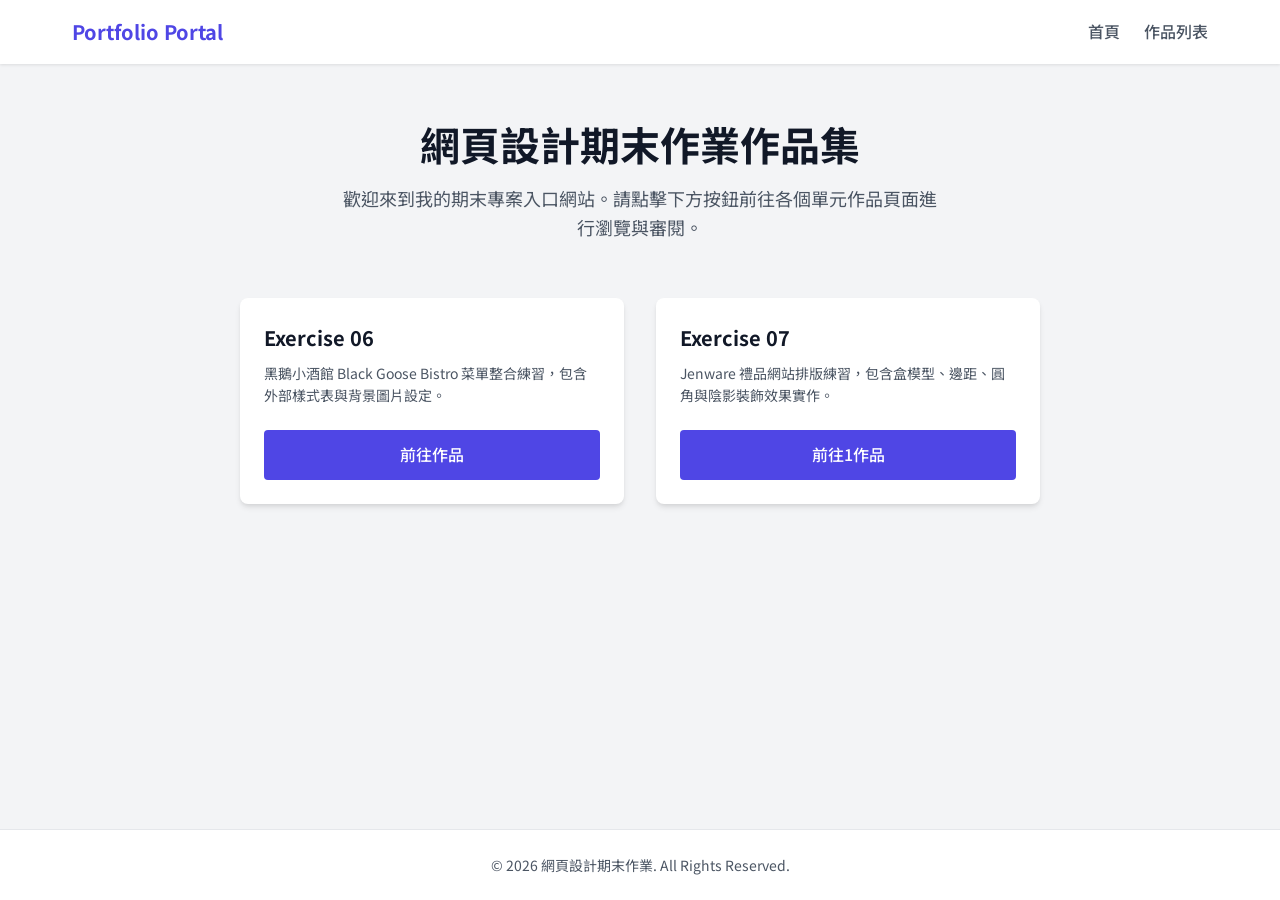
<file: index.html>
<!DOCTYPE html>
<html lang="zh-Hant">
<head>
    <meta charset="UTF-8">
    <meta name="viewport" content="width=device-width, initial-scale=1.0">
    <title>作品集入口 - 網頁設計期末作業</title>
    <link rel="preconnect" href="https://fonts.googleapis.com">
    <link rel="preconnect" href="https://fonts.gstatic.com" crossorigin>
    <link href="https://fonts.googleapis.com/css2?family=Noto+Sans+TC:wght@400;500;700&display=swap" rel="stylesheet">
    
    <style>
        :root {
            --primary-color: #4f46e5;
            --primary-hover: #4338ca;
            --bg-color: #f3f4f6;
            --card-bg: #ffffff;
            --text-main: #111827;
            --text-sub: #4b5563;
        }

        * {
            margin: 0;
            padding: 0;
            box-sizing: border-box;
        }

        body {
            font-family: 'Noto Sans TC', sans-serif;
            background-color: var(--bg-color);
            color: var(--text-main);
            line-height: 1.6;
            display: flex;
            flex-direction: column;
            min-height: 100vh;
        }

        header {
            background-color: var(--card-bg);
            box-shadow: 0 1px 3px rgba(0,0,0,0.1);
            position: sticky;
            top: 0;
            z-index: 100;
        }

        .nav-container {
            max-width: 1200px;
            margin: 0 auto;
            padding: 1rem 2rem;
            display: flex;
            justify-content: space-between;
            align-items: center;
        }

        .logo {
            font-size: 1.25rem;
            font-weight: 700;
            color: var(--primary-color);
            display: flex;
            align-items: center;
            gap: 0.5rem;
        }

        .nav-links {
            display: flex;
            gap: 1.5rem;
            list-style: none;
        }

        .nav-links a {
            text-decoration: none;
            color: var(--text-sub);
            font-weight: 500;
            transition: color 0.2s;
        }

        .nav-links a:hover {
            color: var(--primary-color);
        }

        main {
            flex: 1;
            max-width: 1200px;
            width: 100%;
            margin: 0 auto;
            padding: 3rem 2rem;
        }

        .hero {
            text-align: center;
            margin-bottom: 3.5rem;
        }

        .hero h1 {
            font-size: 2.5rem;
            margin-bottom: 0.5rem;
            color: var(--text-main);
        }

        .hero p {
            font-size: 1.125rem;
            color: var(--text-sub);
            max-width: 600px;
            margin: 0 auto;
        }

        .projects-grid {
            display: grid;
            grid-template-columns: repeat(auto-fit, minmax(300px, 1fr));
            gap: 2rem;
            max-width: 800px;
            margin: 0 auto;
        }

        .project-card {
            background-color: var(--card-bg);
            border-radius: 8px;
            overflow: hidden;
            box-shadow: 0 4px 6px -1px rgba(0, 0, 0, 0.1), 0 2px 4px -1px rgba(0, 0, 0, 0.06);
            transition: transform 0.3s ease, box-shadow 0.3s ease;
            display: flex;
            flex-direction: column;
        }

        .project-card:hover {
            transform: translateY(-5px);
            box-shadow: 0 10px 15px -3px rgba(0, 0, 0, 0.1), 0 4px 6px -2px rgba(0, 0, 0, 0.05);
        }

        .project-info {
            padding: 1.5rem;
            display: flex;
            flex-direction: column;
            flex: 1;
        }

        .project-title {
            font-size: 1.25rem;
            font-weight: 700;
            margin-bottom: 0.5rem;
        }

        .project-description {
            color: var(--text-sub);
            font-size: 0.875rem;
            margin-bottom: 1.5rem;
            flex: 1;
        }

        .btn-link {
            display: inline-block;
            text-align: center;
            background-color: var(--primary-color);
            color: white;
            padding: 0.75rem 1rem;
            text-decoration: none;
            border-radius: 4px;
            font-weight: 500;
            transition: background-color 0.2s;
        }

        .btn-link:hover {
            background-color: var(--primary-hover);
        }

        footer {
            background-color: var(--card-bg);
            text-align: center;
            padding: 1.5rem;
            border-top: 1px solid #e5e7eb;
            font-size: 0.875rem;
            color: var(--text-sub);
        }

        @media (max-width: 768px) {
            .nav-container {
                flex-direction: column;
                gap: 1rem;
            }
            .nav-links {
                justify-content: center;
            }
            .hero h1 {
                font-size: 2rem;
            }
        }
    </style>
</head>
<body>

    <header>
        <nav class="nav-container">
            <div class="logo">
                Portfolio Portal
            </div>
            <ul class="nav-links">
                <li><a href="https://s25101114-cmyk.github.io/portfolio/index.html">首頁</a></li>
                <li><a href="https://s25101114-cmyk.github.io/portfolio/index.html#projects">作品列表</a></li>
            </ul>
        </nav>
    </header>

    <main>
        <section id="home" class="hero">
            <h1>網頁設計期末作業作品集</h1>
            <p>歡迎來到我的期末專案入口網站。請點擊下方按鈕前往各個單元作品頁面進行瀏覽與審閱。</p>
        </section>

        <section id="projects" class="projects-grid">
            
            <div class="project-card">
                <div class="project-info">
                    <h3 class="project-title">Exercise 06</h3>
                    <p class="project-description">黑鵝小酒館 Black Goose Bistro 菜單整合練習，包含外部樣式表與背景圖片設定。</p>
                    <a href="https://s25101114-cmyk.github.io/portfolio/ex06/bistro.html" class="btn-link">前往作品</a>
                </div>
            </div>

            <div class="project-card">
                <div class="project-info">
                    <h3 class="project-title">Exercise 07</h3>
                    <p class="project-description">Jenware 禮品網站排版練習，包含盒模型、邊距、圓角與陰影裝飾效果實作。</p>
                    <a href="https://s25101114-cmyk.github.io/portfolio/ex07/jenware.html" class="btn-link">前往1作品</a>
                </div>
            </div>

        </section>
    </main>

    <footer>
        <p>&copy; 2026 網頁設計期末作業. All Rights Reserved.</p>
    </footer>

</body>
</html>
</file>
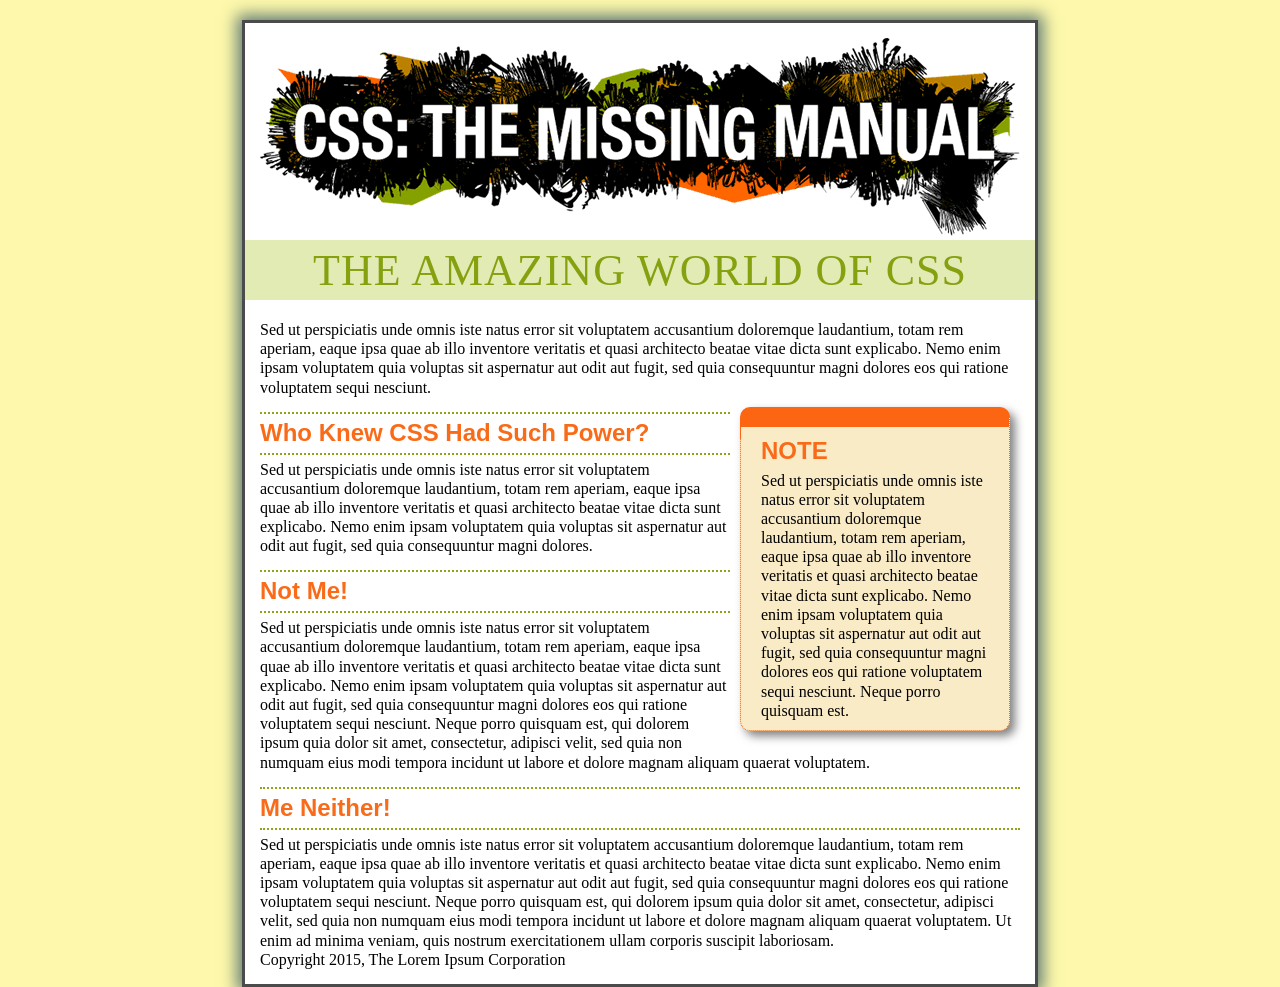
<file: ex06/index.html>
<!doctype html>
<html>
<head>
<meta charset="UTF-8">
<title>Margins, Padding, Borders, and Backgrounds</title>
<link rel="stylesheet" href="main.css">
</head>

<body id="article">
  <div id="banner"><img src="images/banner.png" width="760" height="198" alt="CSS: The Missing Manual">
  </div>

  <h1>The Amazing World of CSS</h1>
  <p>Sed ut perspiciatis unde omnis iste natus error sit voluptatem accusantium doloremque laudantium, totam rem aperiam, eaque ipsa quae ab illo inventore veritatis et quasi architecto beatae vitae dicta sunt explicabo. Nemo enim ipsam voluptatem quia voluptas sit aspernatur aut odit aut fugit, sed quia consequuntur magni dolores eos qui ratione voluptatem sequi nesciunt. </p> 
  <div class="sidebar">
  <h2>NOTE</h2>
<p class="note">Sed ut perspiciatis unde omnis iste natus error sit voluptatem accusantium doloremque laudantium, totam rem aperiam, eaque ipsa quae ab illo inventore veritatis et quasi architecto beatae vitae dicta sunt explicabo. Nemo enim ipsam voluptatem quia voluptas sit aspernatur aut odit aut fugit, sed quia consequuntur magni dolores eos qui ratione voluptatem sequi nesciunt. Neque porro quisquam est.</p>
</div>
  <h2>Who Knew CSS Had Such Power?</h2>
  <p>Sed ut perspiciatis unde omnis iste natus error sit voluptatem accusantium doloremque laudantium, totam rem aperiam, eaque ipsa quae ab illo inventore veritatis et quasi architecto beatae vitae dicta sunt explicabo. Nemo enim ipsam voluptatem quia voluptas sit aspernatur aut odit aut fugit, sed quia consequuntur magni dolores.</p>
<h2>Not Me!</h2>
<p>Sed ut perspiciatis unde omnis iste natus error sit voluptatem accusantium doloremque laudantium, totam rem aperiam, eaque ipsa quae ab illo inventore veritatis et quasi architecto beatae vitae dicta sunt explicabo. Nemo enim ipsam voluptatem quia voluptas sit aspernatur aut odit aut fugit, sed quia consequuntur magni dolores eos qui ratione voluptatem sequi nesciunt. Neque porro quisquam est, qui dolorem ipsum quia dolor sit amet, consectetur, adipisci velit, sed quia non numquam eius modi tempora incidunt ut labore et dolore magnam aliquam quaerat voluptatem. </p>
  <h2>Me Neither!</h2>
  <p>Sed ut perspiciatis unde omnis iste natus error sit voluptatem accusantium doloremque laudantium, totam rem aperiam, eaque ipsa quae ab illo inventore veritatis et quasi architecto beatae vitae dicta sunt explicabo. Nemo enim ipsam voluptatem quia voluptas sit aspernatur aut odit aut fugit, sed quia consequuntur magni dolores eos qui ratione voluptatem sequi nesciunt. Neque porro quisquam est, qui dolorem ipsum quia dolor sit amet, consectetur, adipisci velit, sed quia non numquam eius modi tempora incidunt ut labore et dolore magnam aliquam quaerat voluptatem. Ut enim ad minima veniam, quis nostrum exercitationem ullam corporis suscipit laboriosam.</p>
  <p>Copyright 2015, The Lorem Ipsum Corporation</p>
</body>
</html>
</file>
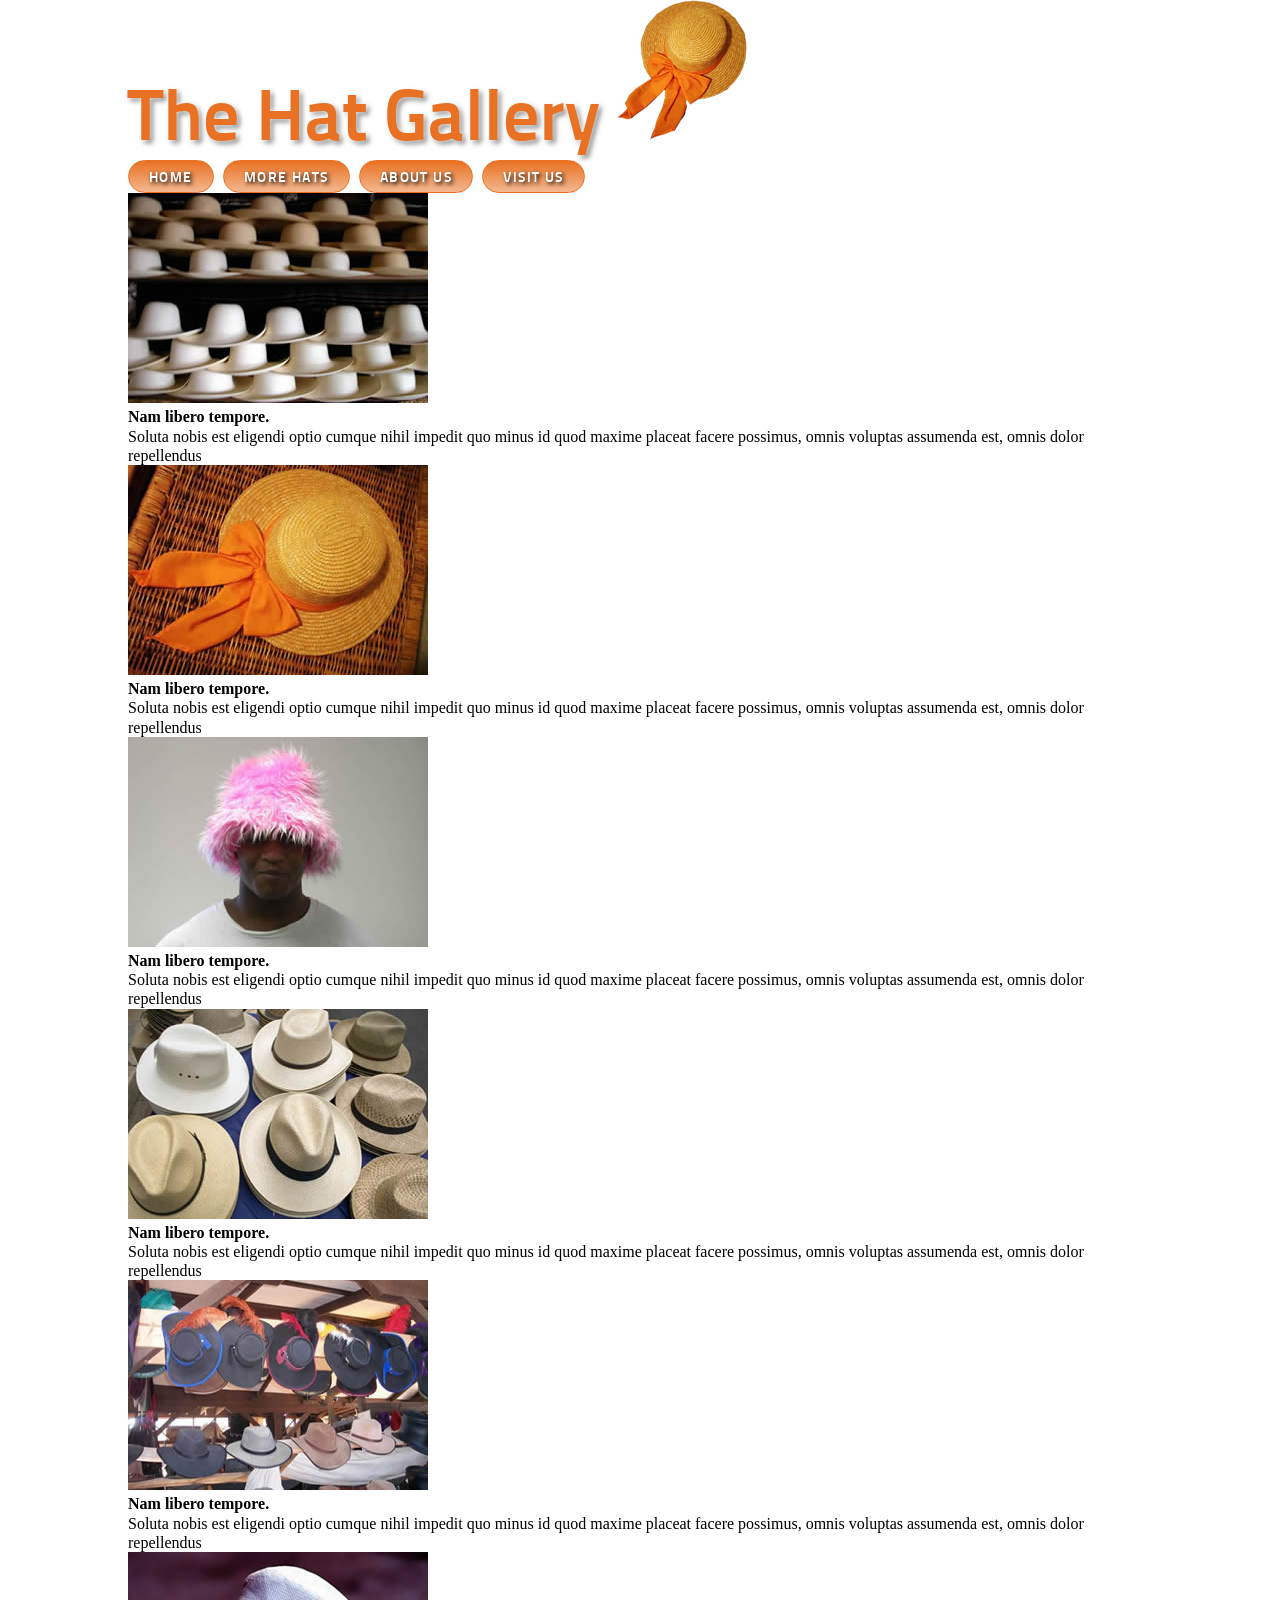
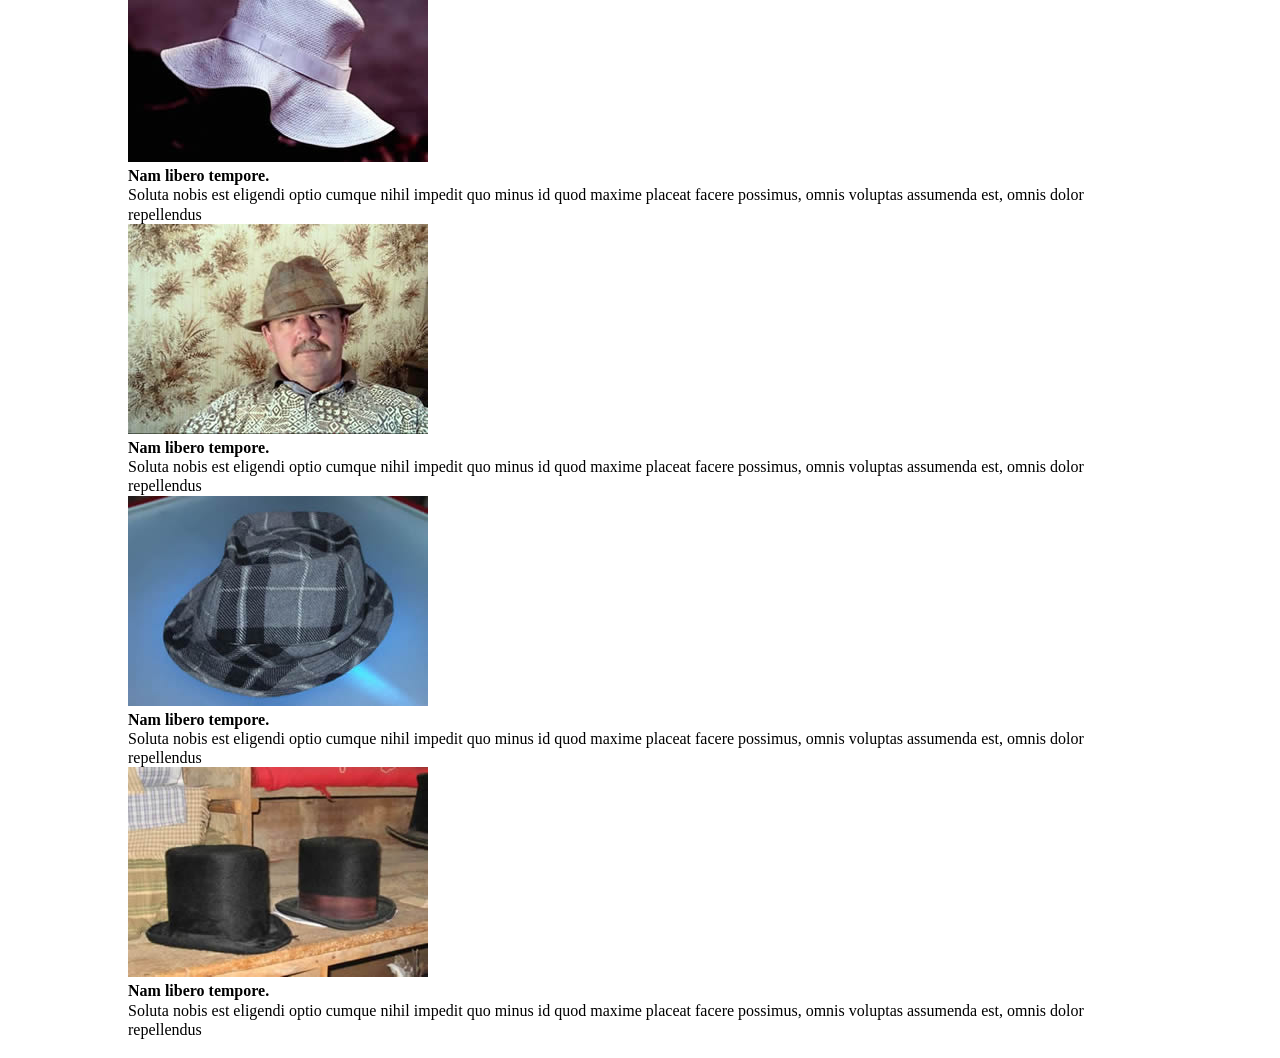
<file: ex07/03_position_ex/index.html>
<!doctype html>
<html>
<head>
<meta charset="UTF-8">
<title>The Hat Gallery</title>
<link href="styles.css" rel="stylesheet">
</head>
<body>
<header>
<h1>The Hat Gallery <img src="images/hat.png" width="130" height="140" alt="The Hat Gallery" class="badge"></h1>
<nav>
	<ul>
		<li><a href="#">Home</a></li>
		<li><a href="#">More Hats</a></li>
		<li><a href="#">About Us</a></li>
		<li><a href="#">Visit Us</a></li>
	</ul>
</nav>
</header>
<div class="gallery">
<figure>
<img src="images/file00079963469.jpg" width="300" height="210" alt="Panama Hat">
<figcaption><strong>Nam libero tempore.</strong> Soluta nobis est eligendi optio cumque nihil impedit quo minus id quod maxime placeat facere possimus, omnis voluptas assumenda est, omnis dolor repellendus</figcaption>
</figure>
<figure>
<img src="images/file000308999292.jpg" width="300" height="210" alt="Bonnet">
<figcaption><strong>Nam libero tempore.</strong> Soluta nobis est eligendi optio cumque nihil impedit quo minus id quod maxime placeat facere possimus, omnis voluptas assumenda est, omnis dolor repellendus</figcaption>
</figure>
<figure>
<img src="images/file000330568599.jpg" width="300" height="210" alt="Pink hat">
<figcaption><strong>Nam libero tempore.</strong> Soluta nobis est eligendi optio cumque nihil impedit quo minus id quod maxime placeat facere possimus, omnis voluptas assumenda est, omnis dolor repellendus</figcaption>
</figure>
<figure>
<img src="images/file000550955311.jpg" width="300" height="210" alt="Variety">
<figcaption><strong>Nam libero tempore.</strong> Soluta nobis est eligendi optio cumque nihil impedit quo minus id quod maxime placeat facere possimus, omnis voluptas assumenda est, omnis dolor repellendus</figcaption>
</figure>
<figure>
<img src="images/file0001117960982.jpg" width="300" height="210" alt="Hat">
<figcaption><strong>Nam libero tempore.</strong> Soluta nobis est eligendi optio cumque nihil impedit quo minus id quod maxime placeat facere possimus, omnis voluptas assumenda est, omnis dolor repellendus</figcaption>
</figure>
<figure>
<img src="images/file0001425538258.jpg" width="300" height="210" alt="Another bonnet">
<figcaption><strong>Nam libero tempore.</strong> Soluta nobis est eligendi optio cumque nihil impedit quo minus id quod maxime placeat facere possimus, omnis voluptas assumenda est, omnis dolor repellendus</figcaption>
</figure>
<figure>
<img src="images/file00030009680.jpg" width="300" height="210" alt="Dude with hat">
<figcaption><strong>Nam libero tempore.</strong> Soluta nobis est eligendi optio cumque nihil impedit quo minus id quod maxime placeat facere possimus, omnis voluptas assumenda est, omnis dolor repellendus</figcaption>
</figure>
<figure>
<img src="images/file0001728857809.jpg" width="300" height="210" alt="Cool hat">
<figcaption><strong>Nam libero tempore.</strong> Soluta nobis est eligendi optio cumque nihil impedit quo minus id quod maxime placeat facere possimus, omnis voluptas assumenda est, omnis dolor repellendus</figcaption>
</figure>
<figure>
<img src="images/file0001757413591.jpg" width="300" height="210" alt="Top Hats">
<figcaption><strong>Nam libero tempore.</strong> Soluta nobis est eligendi optio cumque nihil impedit quo minus id quod maxime placeat facere possimus, omnis voluptas assumenda est, omnis dolor repellendus</figcaption>
</figure>
</div>
<footer>
<div class="copyright">
<p>Copyright 2015, The Hat Gallery</p>
</div>
</footer>
</body>
</html>
</file>
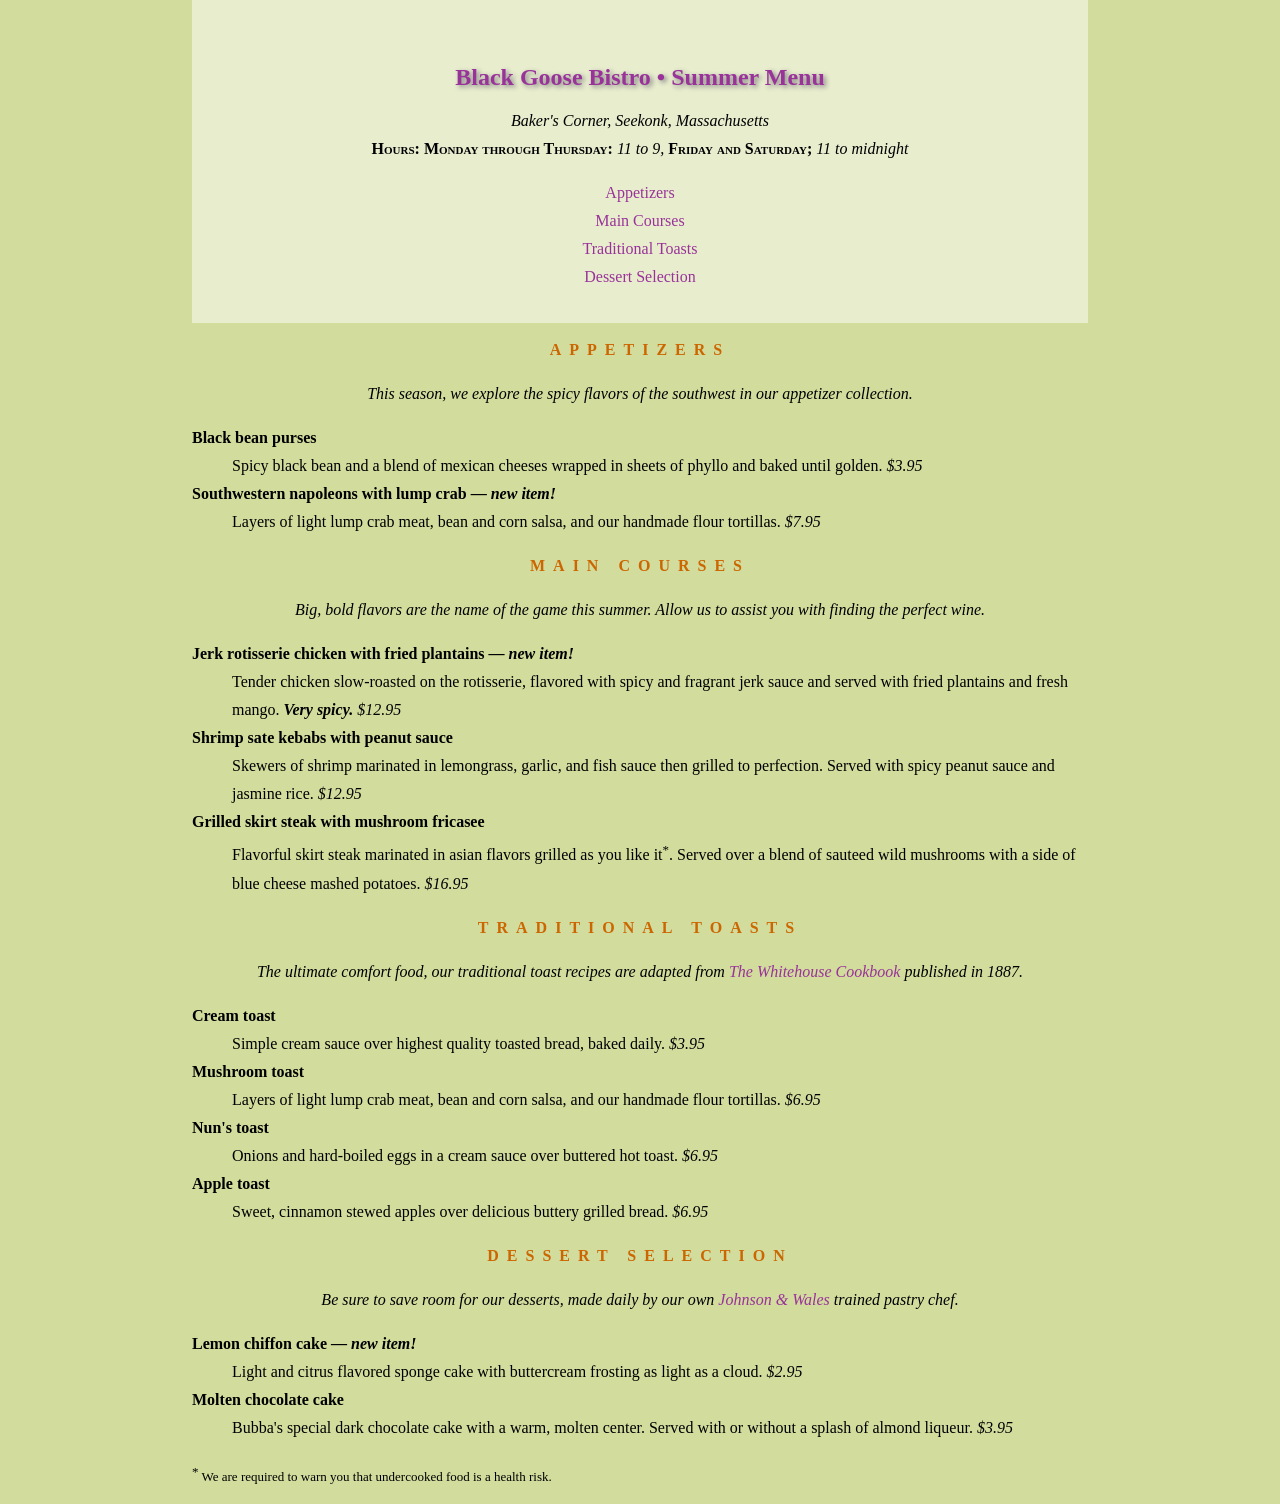
<file: ex06/bistro.html>
<!DOCTYPE html>
<html>

<head>
<meta charset="utf-8">
<title>Black Goose Bistro Summer Menu</title>
<link href='http://fonts.googleapis.com/css?family=Marko+One' rel='stylesheet' type='text/css'>
<link rel="stylesheet" href="menustyles.css">
</head>

<body>

<div id="header">
<h1>Black Goose Bistro &bull; Summer Menu</h1>

<div id="info">
<p>Baker's Corner, Seekonk, Massachusetts<br>
<span class="label">Hours: Monday through Thursday:</span> 11 to 9, <span class="label">Friday and Saturday;</span> 11 to midnight</p>
<ul>
<li><a href="#appetizers">Appetizers</a></li>
<li><a href="#entrees">Main Courses</a></li>
<li><a href="#toast">Traditional Toasts</a></li>
<li><a href="#dessert">Dessert Selection</a></li>
</ul>
</div>
</div>

<div id="appetizers">
<h2>Appetizers</h2>
<p>This season, we explore the spicy flavors of the southwest in our appetizer collection.</p>

<dl>
<dt>Black bean purses</dt>
<dd>Spicy black bean and a blend of mexican cheeses wrapped in sheets of phyllo and baked until golden. <span class="price">$3.95</span></dd>

<dt class="newitem">Southwestern napoleons with lump crab &mdash; <strong>new item!</strong></dt>
<dd>Layers of light lump crab meat, bean and corn salsa, and our handmade flour tortillas. <span class="price">$7.95</span></dd>
</dl>
</div>

<div id="entrees">

<h2>Main courses</h2>
<p>Big, bold flavors are the name of the game this summer. Allow us to assist you with finding the perfect wine.</p>

<dl>
<dt class="newitem">Jerk rotisserie chicken with fried plantains &mdash; <strong>new item!</strong></dt>
<dd>Tender chicken slow-roasted on the rotisserie, flavored with spicy and fragrant jerk sauce and served with fried plantains and fresh mango. <strong>Very spicy.</strong> <span class="price">$12.95</span></dd>

<dt>Shrimp sate kebabs with peanut sauce</dt>
<dd>Skewers of shrimp marinated in lemongrass, garlic, and fish sauce then grilled to perfection. Served with spicy peanut sauce and jasmine rice. <span class="price">$12.95</span></dd>

<dt>Grilled skirt steak with mushroom fricasee</dt>
<dd>Flavorful skirt steak marinated in asian flavors grilled as you like it<sup>*</sup>. Served over a blend of sauteed wild mushrooms with a side of blue cheese mashed potatoes. <span class="price">$16.95</span></dd>
</dl>

</div>

<div id="toast">
<h2>Traditional Toasts</h2>
<p>The ultimate comfort food, our traditional toast recipes are adapted from <a href="http://www.gutenberg.org/files/13923/13923-h/13923-h.htm"><cite>The Whitehouse Cookbook</cite></a> published in 1887.</p>

<dl>
<dt>Cream toast</dt>
<dd>Simple cream sauce over highest quality toasted bread, baked daily. <span class="price">$3.95</span></dd>

<dt>Mushroom toast</dt>
<dd>Layers of light lump crab meat, bean and corn salsa, and our handmade flour tortillas. <span class="price">$6.95</span></dd>

<dt>Nun's toast</dt>
<dd>Onions and hard-boiled eggs in a cream sauce over buttered hot toast. <span class="price">$6.95</span></dd>

<dt>Apple toast</dt>
<dd>Sweet, cinnamon stewed apples over delicious buttery grilled bread. <span class="price">$6.95</span></dd>
</dl>
</div>

<div id="dessert">
<h2>Dessert Selection</h2>
<p>Be sure to save room for our desserts, made daily by our own <a href="http://www.jwu.edu/college.aspx?id=19510">Johnson & Wales</a> trained pastry chef.</p>

<dl>
<dt class="newitem">Lemon chiffon cake &mdash; <strong>new item!</strong></dt>
<dd>Light and citrus flavored sponge cake with buttercream frosting as light as a cloud. <span class="price">$2.95</span></dd>

<dt class="newitem">Molten chocolate cake</dt>
<dd>Bubba's special dark chocolate cake with a warm, molten center. Served with or without a splash of almond liqueur. <span class="price">$3.95</span></dd>
</dl>
</div>

<p class="warning"><sup>*</sup> We are required to warn you that undercooked food is a health risk.</p>

</body>
</html>
</file>
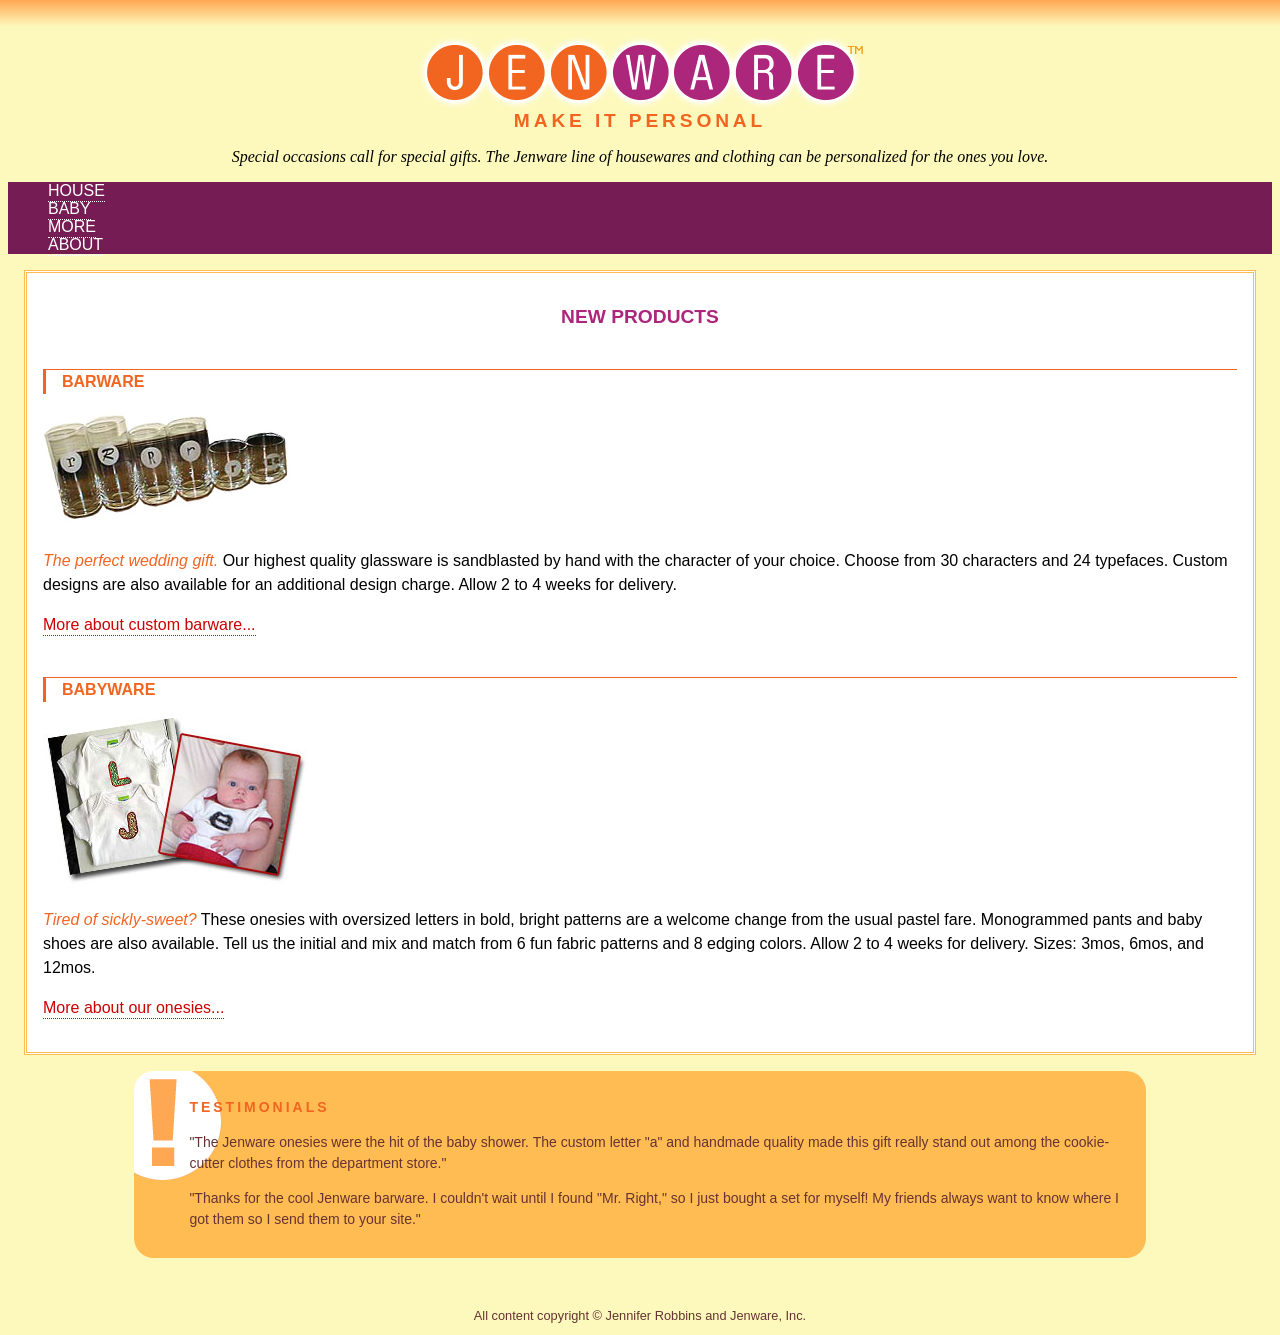
<file: ex06/jenware.html>
<!DOCTYPE html>
<html>
<head>
<meta http-equiv="Content-Type" content="text/html; charset=iso-8859-1">
<title>Jenware | Personalized Gifts</title>
<style type="text/css">
body {
  font-family: Verdana, Geneva, sans-serif;
  font-size: 100%;
  
/* background gradient at top of page, from http://www.colorzilla.com/gradient-editor/ */
  background: -moz-linear-gradient(top,  #ffa853 0%, #fdf9bd 2%);
  background: -webkit-gradient(linear, left top, left bottom, color-stop(0%,#ffa853),color-stop(2%,#fdf9bd));
  background: -webkit-linear-gradient(top,  #ffa853 0%,#fdf9bd 2%);
  background: -o-linear-gradient(top,  #ffa853 0%,#fdf9bd 2%);
  background: -ms-linear-gradient(top,  #ffa853 0%,#fdf9bd 2%);
  background: linear-gradient(top,  #ffa853 0%,#fdf9bd 2%);
  filter: progid:DXImageTransform.Microsoft.gradient( startColorstr='#ffa853', endColorstr='#fdf9bd',GradientType=0 );
  background-repeat: repeat-x;
  background-color: #fdf9bd;
   /* Old browsers */


  }




/* link styles */
a{
  text-decoration: none;
border-bottom: 1px dotted;
padding-bottom: .1em;
}

a:link {
    color: #C00;
  }

a:visited {
    color: #921A66;
  }

  a:focus {
  color: #921A66;
}
a:hover {
    color: #921A66;
  }
a:active {
  color:#F00;
}

/* styles for the intro section */
#intro {
  text-align: center;
  margin: 2em 0 1em;
}

#intro h2 {
  font-size: 1.2em;
  text-transform: uppercase;
  letter-spacing: .2em;
  color: #f26521;
margin-top: -10px;
}
#intro h1{
  margin-bottom: 0;
}
#intro p {
  font-family: Georgia, "Times New Roman", Times, serif;
  font-style: italic;
  margin: 1em;
}

/* styles for navigation */
#nav {
  background-color: #751c54;
}
#nav ul {
  list-style:none;
} 
#nav ul li {
  font-weight: normal;
    text-transform: uppercase;
}
#nav ul a:link {
    color: #fff;
  }
#nav ul a:visited {
    color: #fff;
  }
#nav ul a:focus {
  color:#FC6
}
#nav ul a:hover {
    color: #fc6;
  }
#nav ul a:active {
  color:#F00;
}
  
/* styles for the products section */

#products {
  background-color: #FFF;
  line-height: 1.5em;
  padding: 1em;
  border: double #ffbc53;
  margin: 1em;
  }
#products h2 {
  font-size: 1.2em;
  color: #ac267b;
  text-align: center;
  text-transform: uppercase;
  }
#products h3 {
  font-size: 1em;
  text-transform: uppercase;
  color: #F26521;
  border-top: 1px solid;
  border-left: 3px solid;
  padding-left: 1em;
  margin-top: 2.5em;
}

/* styles for the testimonials box */

#testimonials {
  background: #FFBC53 url(images/ex-circle-corner.gif) no-repeat left top;
  color: #633;
  font-size: .875em;
  line-height: 1.5em;
  padding: 1em;
  padding-left: 55px;
  border-radius: 20px;
    margin-top: 1em;
  margin-left: 10%;
  margin-right: 10%;
  }
  
#testimonials h2 {
  font-size: 1em;
  text-transform: uppercase;
  color: #F26521;
  letter-spacing: 3px;
  }



/* miscellaneous styles */
  
em { 
  color: #F26521;
  }
  
p#copyright {
  color:#663333; 
  font-size: .8em;
  text-align: center;
  }


  
  
</style>

</head>

<body>
<div id="intro">
  <hgroup>
  <h1><img src="images/jenware_logo.png" alt="Jenware"></h1>
  <h2>Make It Personal</h2>
  </hgroup>
  
<p>Special occasions call for special gifts. The Jenware line of housewares and clothing can be personalized for the ones you love. </p>
</div>

<div id="nav">
<ul>
<li><a href="">House</a></li>
<li><a href="">Baby</a></li>
<li><a href="">More</a></li>
<li><a href="">About</a></li>
</ul>
</div>

<div id="content">

<div id="products">
  <h2>New Products</h2>
  <h3>Barware</h3>
<p><img src="images/glasses.jpg" alt="photo of glasses decorated with the letter R"></p>
<p><em>The perfect wedding gift.</em> Our highest quality glassware is sandblasted by hand with the character of your choice. Choose from 30 characters and 24 typefaces. Custom designs are also available for an additional design charge. Allow 2 to 4 weeks for delivery. </p>
<p><a href="#">More about custom barware...</a> </p>


<h3>Babyware</h3>
<p><img src="images/shirts.jpg" alt="photos of shirts personalized with initial letters"></p>
<p><em>Tired of sickly-sweet?</em> These onesies with oversized letters in bold, bright patterns are a welcome change from the usual pastel fare. Monogrammed pants and baby shoes are also available. Tell us the initial and mix and match from 6 fun fabric patterns and 8 edging colors. Allow 2 to 4 weeks for delivery. Sizes: 3mos, 6mos, and 12mos.</p>
<p><a href="#">More about our onesies...</a> </p>
</div>


<div id="testimonials">
  <h2>Testimonials</h2>
  <p>&quot;The Jenware onesies were the hit of the baby shower. The custom letter &quot;a&quot; and handmade quality made this gift really stand out among the cookie-cutter clothes from the department store.&quot;</p>
  <p>&quot;Thanks for the cool Jenware barware. I couldn't wait until I found &quot;Mr. Right,&quot; so I just bought a set for myself! My friends always want to know where I got them so I send them to your site.&quot; </p>
</div>
<p>&nbsp;</p>
<p id="copyright">All content copyright &copy; Jennifer Robbins and Jenware, Inc. </p>

</div><!-- end #content -->
</body>
</html>
</file>
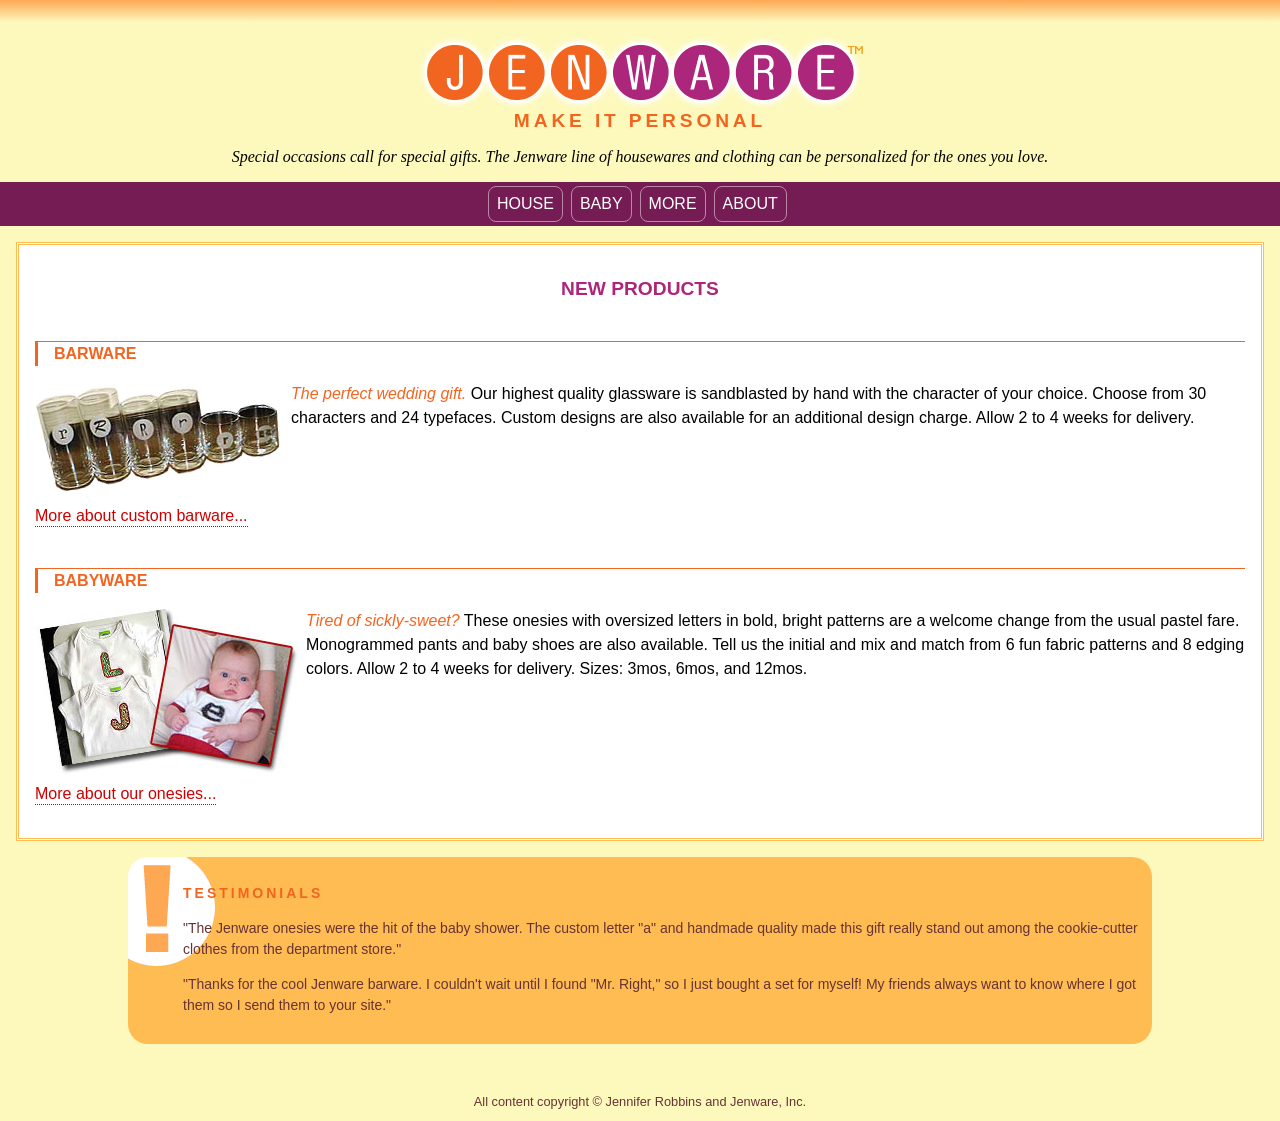
<file: ex07/jenware.html>
<!DOCTYPE html>
<html>
<head>
<meta http-equiv="Content-Type" content="text/html; charset=iso-8859-1">
<title>Jenware | Personalized Gifts</title>
<style type="text/css">
body {
  font-family: Verdana, Geneva, sans-serif;
  font-size: 100%;
  background: -moz-linear-gradient(top,  #ffa853 0%, #fdf9bd 2%);
  background: -webkit-gradient(linear, left top, left bottom, color-stop(0%,#ffa853),color-stop(2%,#fdf9bd));
  background: -webkit-linear-gradient(top,  #ffa853 0%,#fdf9bd 2%);
  background: -o-linear-gradient(top,  #ffa853 0%,#fdf9bd 2%);
  background: -ms-linear-gradient(top,  #ffa853 0%,#fdf9bd 2%);
  background: linear-gradient(top,  #ffa853 0%,#fdf9bd 2%);
  filter: progid:DXImageTransform.Microsoft.gradient( startColorstr='#ffa853', endColorstr='#fdf9bd',GradientType=0 );
  background-repeat: repeat-x;
  background-color: #fdf9bd; 
  margin: 0;
}

a {
	text-decoration: none;
	border-bottom: 1px dotted;
	padding-bottom: .1em;
}
a:link {
    color: #C00;
  }
a:visited {
    color: #921A66;
  }
a:focus {
	color: #921A66;
}
a:hover {
    color: #921A66;
  }
a:active {
	color:#F00;
}

#intro {
	text-align: center;
	margin: 2em 0 1em;
}
#intro h1 {
	margin-bottom: 0;
}
#intro h2 {
	font-size: 1.2em;
	text-transform: uppercase;
	letter-spacing: .2em;
	color: #f26521;
	margin-top: -10px;
}
#intro p {
	font-family: Georgia, "Times New Roman", Times, serif;
	font-style: italic;
	margin: 1em;
}

#nav {
	background-color: #751c54;
  overflow: hidden;
	width: 100%;
}
#nav ul {
	list-style: none;
	padding: 0;
	margin: 0 auto;
	width: 19.5em;
}
#nav ul li {
	font-weight: normal;
  text-transform: uppercase;
	float: left;
}
#nav ul a:link {
    color: #fff;
  }
#nav ul a:visited {
    color: #fff;
  }
#nav ul a:focus {
	color:#fc6;
  border-color: #fff;
}
#nav ul a:hover {
	color: #fc6;
	border-color: #fff;
}
#nav ul a:active {
	color:#F00;
}
#nav ul li a {
	display: block;
	padding: .5em;
	border: 1px solid #ba89a8;
	border-radius: .5em;
	margin: .25em;
}
	
#products {
  background-color: #FFF;
  line-height: 1.5em;
  padding: 1em;
  border: double #FFBC53;
  margin: 1em;
  clear: both;
  overflow: hidden;
}

#products h2 {
  font-size: 1.2em;
  color: #ac267b;
  text-align: center;
  text-transform: uppercase;
}

#products h3 {
  font-size: 1em;
  text-transform: uppercase;
  color: #F26521;
  border-top: 1px solid;
  border-left: 3px solid;
  padding-left: 1em;
  margin-top: 2.5em;
}

#products img {
	float: left;
	margin: 0 6px 6px 0;
}

#products .more {
	clear: left;
}

#testimonials {
  background: #FFBC53 url(images/ex-circle-corner.gif) no-repeat left top;
  color: #633;
  font-size: .875em;
  line-height: 1.5; 
  padding: 1em;
  padding-left: 55px;
  -moz-border-radius: 20px;
  border-radius: 20px;
  margin: 1em 10%;
}
  
#testimonials h2 {
  font-size: 1em;
  text-transform: uppercase;
  color: #F26521;
  letter-spacing: 3px;
}

em { 
  color: #F26521;
}
  
p#copyright {
  color:#663333; 
  font-size: .8em;
  text-align: center;
}
</style>
</head>

<body>
<div id="intro">
  <hgroup>
  <h1><img src="images/jenware_logo.png" alt="Jenware"></h1>
  <h2>Make It Personal</h2>
  </hgroup>
  
<p>Special occasions call for special gifts. The Jenware line of housewares and clothing can be personalized for the ones you love. </p>
</div>

<div id="nav">
<ul>
<li><a href="">House</a></li>
<li><a href="">Baby</a></li>
<li><a href="">More</a></li>
<li><a href="">About</a></li>
</ul>
</div>

<div id="content">
<div id="products">
  <h2>New Products</h2>
  <h3>Barware</h3>
<p><img src="images/glasses.jpg" alt="photo of glasses decorated with the letter R"></p>
<p><em>The perfect wedding gift.</em> Our highest quality glassware is sandblasted by hand with the character of your choice. Choose from 30 characters and 24 typefaces. Custom designs are also available for an additional design charge. Allow 2 to 4 weeks for delivery. </p>
<p class="more">
	<a href="#">More about custom barware...</a>
</p>

<h3>Babyware</h3>
<p><img src="images/shirts.jpg"alt="photos of shirts personalized with initial letters"></p>
<p><em>Tired of sickly-sweet?</em> These onesies with oversized letters in bold, bright patterns are a welcome change from the usual pastel fare. Monogrammed pants and baby shoes are also available. Tell us the initial and mix and match from 6 fun fabric patterns and 8 edging colors. Allow 2 to 4 weeks for delivery. Sizes: 3mos, 6mos, and 12mos.</p>
<p class="more"><a href="#">More about our onesies...</a></p>

</div>

<div id="testimonials">
  <h2>Testimonials</h2>
  <p>&quot;The Jenware onesies were the hit of the baby shower. The custom letter &quot;a&quot; and handmade quality made this gift really stand out among the cookie-cutter clothes from the department store.&quot;</p>
  <p>&quot;Thanks for the cool Jenware barware. I couldn't wait until I found &quot;Mr. Right,&quot; so I just bought a set for myself! My friends always want to know where I got them so I send them to your site.&quot; </p>
</div>
<p>&nbsp;</p>
<p id="copyright">All content copyright &copy; Jennifer Robbins and Jenware, Inc. </p>

</div>
</body>
</html>
</file>
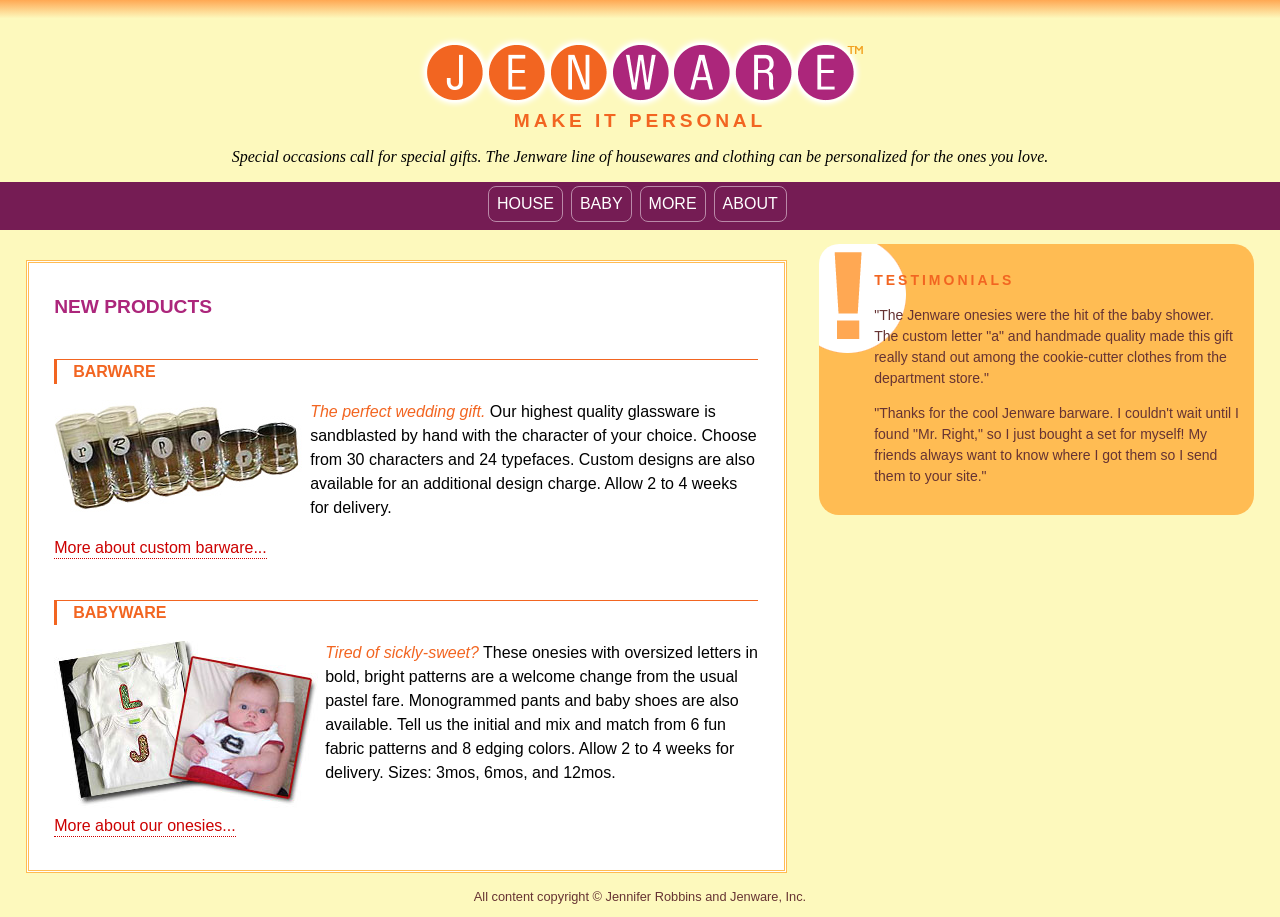
<file: ex07/jenware_float.html>
<!DOCTYPE html><html><head><meta http-equiv="Content-Type" content="text/html; charset=iso-8859-1"><title>Jenware | Personalized Gifts</title><style type="text/css">body {  font-family: Verdana, Geneva, sans-serif;  font-size: 100%;/* background gradient at top of page, from http://www.colorzilla.com/gradient-editor/ */  background: -moz-linear-gradient(top,  #ffa853 0%, #fdf9bd 2%);  background: -webkit-gradient(linear, left top, left bottom, color-stop(0%,#ffa853),color-stop(2%,#fdf9bd));  background: -webkit-linear-gradient(top,  #ffa853 0%,#fdf9bd 2%);  background: -o-linear-gradient(top,  #ffa853 0%,#fdf9bd 2%);  background: -ms-linear-gradient(top,  #ffa853 0%,#fdf9bd 2%);  background: linear-gradient(top,  #ffa853 0%,#fdf9bd 2%);  filter: progid:DXImageTransform.Microsoft.gradient( startColorstr='#ffa853', endColorstr='#fdf9bd',GradientType=0 );  background-repeat: repeat-x;  background-color: #fdf9bd; /* Old browsers */  margin: 0;}/* link styles */a {	text-decoration: none;	border-bottom: 1px dotted;	padding-bottom: .1em;}a:link {    color: #C00;  }a:visited {    color: #921A66;  }a:focus {	color: #921A66;}a:hover {    color: #921A66;  }a:active {	color:#F00;}/* styles for the intro section */#intro {	text-align: center;	margin: 2em 0 1em;}#intro h1 {	margin-bottom: 0;}#intro h2 {	font-size: 1.2em;	text-transform: uppercase;	letter-spacing: .2em;	color: #f26521;	margin-top: -10px;}#intro p {	font-family: Georgia, "Times New Roman", Times, serif;	font-style: italic;	margin: 1em;}/* styles for navigation */#nav {	background-color: #751c54;	height: 3em;}#nav ul {	list-style:none;	padding: 0;	margin: 0 auto; 	    width: 19.5em; } #nav ul li {	font-weight: normal;    text-transform: uppercase;	float: left;}#nav ul li a { 	  display: block; 	  padding: .5em; 	  border: 1px solid #ba89a8;   border-radius: .5em;	  margin: .25em; }  #nav ul a:link {    color: #fff;  }#nav ul a:visited {    color: #fff;  }#nav ul a:focus {	color:#FC6	border-color: #fff; }#nav ul a:hover {    color: #fc6;	border-color: #fff;   }#nav ul a:active {	color:#F00;}	/* styles for the products section */#products {  background-color: #FFF;  line-height: 1.5em;  padding: 1em 2%;  border: double #FFBC53;  margin: 1em 2%;  clear: both;  width: 55%;  float: left;  }#products h2 {  font-size: 1.2em;  color: #ac267b;  text-align: left;  text-transform: uppercase;  }#products h3 {  font-size: 1em;  text-transform: uppercase;  color: #F26521;  border-top: 1px solid;  border-left: 3px solid;  padding-left: 1em;  margin-top: 2.5em;}#products img {  float: left;  margin: 0 6px 6px 0;}#products .more {  clear: left;}/* styles for the testimonials box */#testimonials {  background: #FFBC53 url(images/ex-circle-corner.gif) no-repeat left top;  color: #633;  font-size: .875em;  line-height: 1.5;    padding: 1em;  padding-left: 55px;  -moz-border-radius: 20px;  border-radius: 20px;  margin: 1em 2% 1em 64%;  }  #testimonials h2 {  font-size: 1em;  text-transform: uppercase;  color: #F26521;  letter-spacing: 3px;  }/* miscellaneous styles */  em {   color: #F26521;  }  p#copyright {  color:#663333;   font-size: .8em;  text-align: center;  clear: left;  }		</style></head><body><div id="intro">  <hgroup>  <h1><img src="images/jenware_logo.png" alt="Jenware"></h1>  <h2>Make It Personal</h2>  </hgroup>  <p>Special occasions call for special gifts. The Jenware line of housewares and clothing can be personalized for the ones you love. </p></div><div id="nav"><ul><li><a href="">House</a></li><li><a href="">Baby</a></li><li><a href="">More</a></li><li><a href="">About</a></li></ul></div><div id="content"><div id="products">  <h2>New Products</h2>  <h3>Barware</h3><p><img src="images/glasses.jpg" alt="photo of glasses decorated with the letter R"></p><p><em>The perfect wedding gift.</em> Our highest quality glassware is sandblasted by hand with the character of your choice. Choose from 30 characters and 24 typefaces. Custom designs are also available for an additional design charge. Allow 2 to 4 weeks for delivery. </p><p class="more"><a href="#">More about custom barware...</a> </p><h3>Babyware</h3><p><img src="images/shirts.jpg" alt="photos of shirts personalized with initial letters"></p><p><em>Tired of sickly-sweet?</em> These onesies with oversized letters in bold, bright patterns are a welcome change from the usual pastel fare. Monogrammed pants and baby shoes are also available. Tell us the initial and mix and match from 6 fun fabric patterns and 8 edging colors. Allow 2 to 4 weeks for delivery. Sizes: 3mos, 6mos, and 12mos.</p><p class="more"><a href="#">More about our onesies...</a> </p></div><div id="testimonials">  <h2>Testimonials</h2>  <p>&quot;The Jenware onesies were the hit of the baby shower. The custom letter &quot;a&quot; and handmade quality made this gift really stand out among the cookie-cutter clothes from the department store.&quot;</p>  <p>&quot;Thanks for the cool Jenware barware. I couldn't wait until I found &quot;Mr. Right,&quot; so I just bought a set for myself! My friends always want to know where I got them so I send them to your site.&quot; </p></div><p>&nbsp;</p><p id="copyright">All content copyright &copy; Jennifer Robbins and Jenware, Inc. </p><!-- end #content --></body></html>
</file>
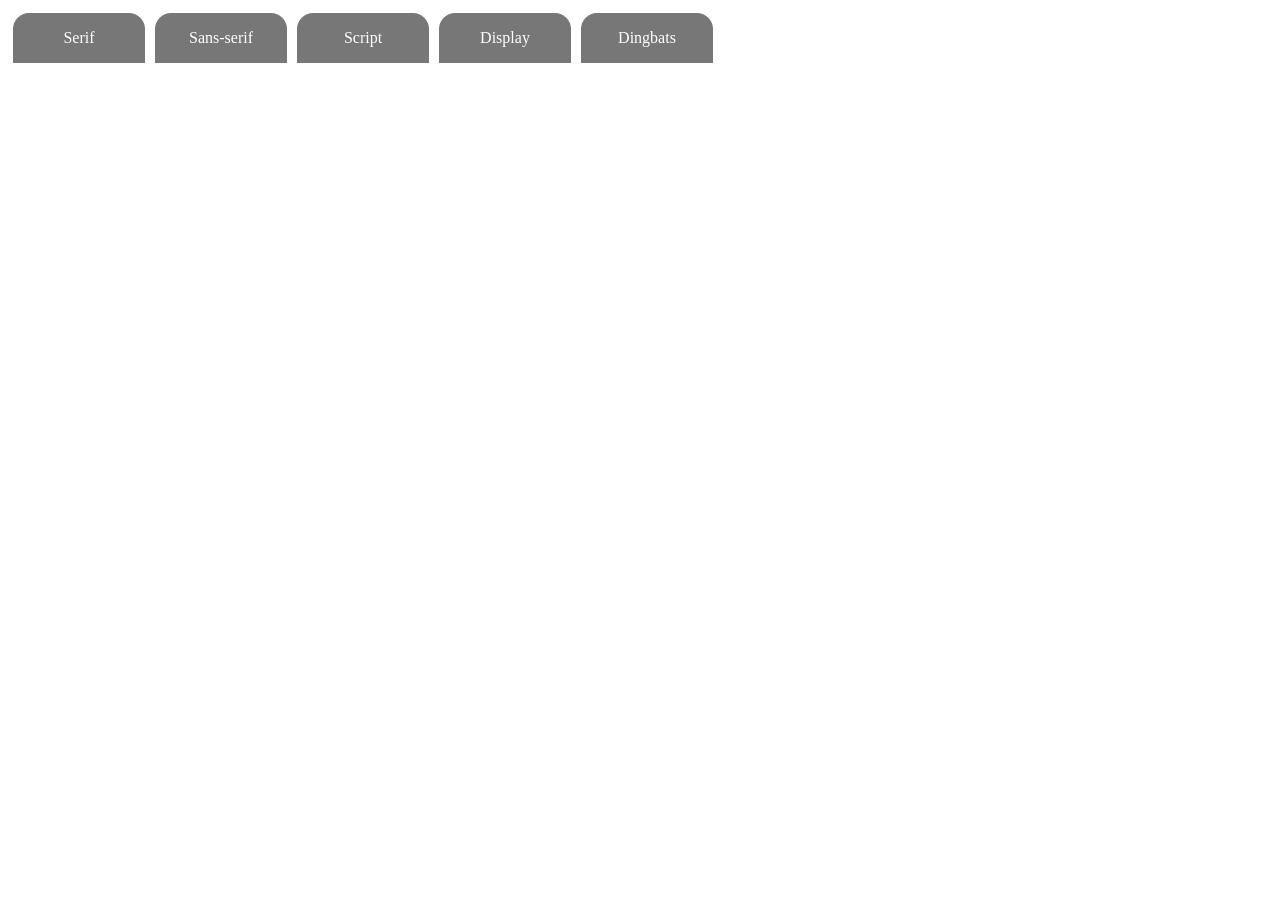
<file: ex07/menu.html>
<!DOCTYPE html>
<html>
    <head>
        <meta charset="UTF-8">
        <title>選單設計</title>
        <style>
    ul {
        list-style-type: none;
        margin: 0;
        padding: 0;
    }
    ul li {
        float: left;
    }
    ul li a {
        display: block;
        width: 100px;
        text-align: center;
        text-decoration: none;
        color: white;
        background-color: #777; 
        margin: 5px;
        padding: 1em;
        border-radius:1em 1em 0 0;
    }
</style>
    </head>
    <body>
        <ul>
            <li><a href="#">Serif</a></li>
            <li><a href="#">Sans-serif</a></li>
            <li><a href="#">Script</a></li>
            <li><a href="#">Display</a></li>
            <li><a href="#">Dingbats</a></li>
        </ul>
    </body>
</html>
</file>
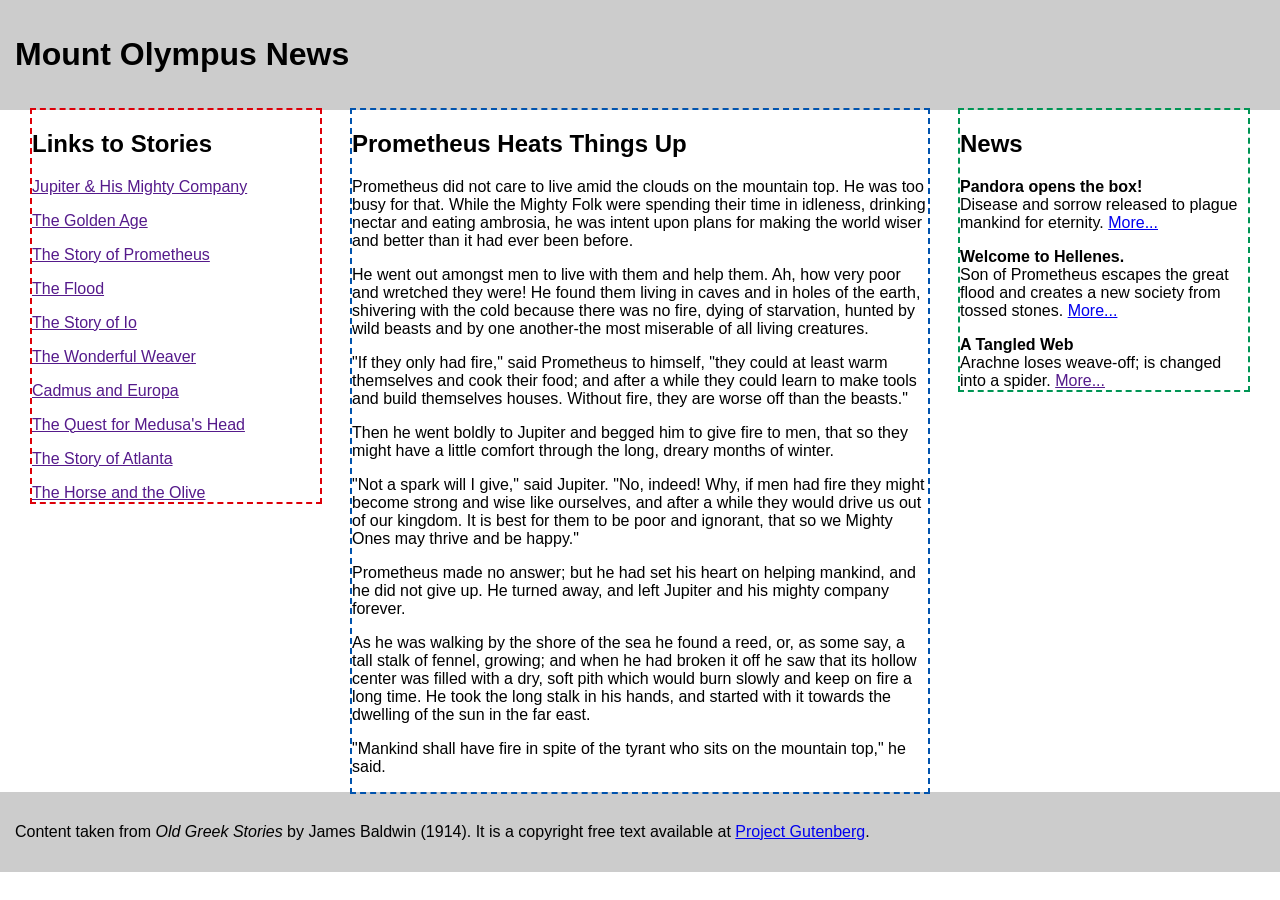
<file: ex07/mountolympus-ex1.html>
<!DOCTYPE html PUBLIC "-//W3C//DTD XHTML 1.0 Strict//EN"   "http://www.w3.org/TR/xhtml1/DTD/xhtml1-strict.dtd"><html xmlns="http://www.w3.org/1999/xhtml" lang="en" xml:lang="en"><head><title>Mount Olympus News</title><style type="text/css">#header {	background-color: #CCC; 	padding: 15px;}#links {	float: left;	width: 22.5%;	margin: 0 0 0 2.5%;	outline: 2px dashed #dd0009;}#main {	float: left;	width: 45%;	margin: 0 2.5%;	outline: 2px dashed #0053ae;	 }	 #news {	float: left;	width: 22.5%;	margin: 0 2.5% 0 0;	outline: 2px dashed #009554;}#footer {	clear: left; /* starts the footer below the floated content */	padding: 15px;	background: #CCC;}body {	font-family: verdana, sans-serif; 	/* font-size: small; */	margin: 0;	padding: 0;}ul {	list-style: none;	margin: 0;	padding: 0;}li {	margin-top: 1em;	}</style></head><body><div id="header">  <h1>Mount Olympus News</h1></div><div id="links"><h2>Links to Stories</h2><ul id="stories"><li><a href="">Jupiter & His Mighty Company</a></li><li><a href="">The Golden Age</a></li><li><a href="">The Story of Prometheus</a></li><li><a href="">The Flood</a></li><li><a href="">The Story of Io</a></li><li><a href="">The Wonderful Weaver</a></li><li><a href="">Cadmus and Europa</a></li><li><a href="">The Quest for Medusa's Head</a></li><li><a href="">The Story of Atlanta</a></li><li><a href="">The Horse and the Olive</a></li></ul></div><div id="main">  <h2>Prometheus Heats Things Up</h2>    <p>Prometheus did not care to live amid the clouds on the mountain top. He was too    busy for that. While the Mighty Folk were spending their time in idleness, drinking    nectar and eating ambrosia, he was intent upon plans for making the world wiser and    better than it had ever been before.</p>    <p>He went out amongst men to live with them and help them. Ah, how very poor and wretched they were! He found    them living in caves and in holes of the earth, shivering with the cold because there    was no fire, dying of starvation, hunted by wild beasts and by one another-the most    miserable of all living creatures.</p>    <p>"If they only had fire," said Prometheus to himself, "they could at least warm    themselves and cook their food; and after a while they could learn to make tools and    build themselves houses. Without fire, they are worse off than the beasts."</p>   <p>Then he went boldly to Jupiter and begged him to give fire to men, that so they    might have a little comfort through the long, dreary months of winter.</p>    <p>"Not a spark will I give," said Jupiter. "No, indeed! Why, if men had fire they    might become strong and wise like ourselves, and after a while they would drive us    out of our kingdom. It    is best for them to be poor and ignorant, that so we Mighty Ones may thrive and be    happy."</p>    <p>Prometheus made no answer; but he had set his heart on helping mankind, and he did    not give up. He turned away, and left Jupiter and his mighty company forever.</p>    <p>As he was walking by the shore of the sea he found a reed, or, as some say, a tall    stalk of fennel, growing; and when he had broken it off he saw that its hollow center    was filled with a dry, soft pith which would burn slowly and keep on fire a long    time. He took the long stalk in his hands, and started with it towards the dwelling    of the sun in the far east.</p>    <p>"Mankind shall have fire in spite of the tyrant who sits on the mountain top," he    said.</p>    <!-- <p>He reached the place of the sun in the early morning just as the glowing, golden    orb was rising from the earth and beginning his daily journey through the sky. He    touched the end of the long reed to the flames, and the dry pith caught on fire and    burned slowly. He called some of the shivering men from their caves and built a fire for them,    and showed them how to warm themselves by it and how to build other fires from the    coals. Soon there was a cheerful blaze in every rude home in the land, and men and    women gathered round it and were warm and happy, and thankful to Prometheus for the    wonderful gift which he had brought to them from the sun.</p>    <p>It was not long until they learned to cook their food and so to eat like men    instead of like beasts. They began at once to leave off their wild and savage habits;    and instead of lurking in the dark places of the world, they came out into the open    air and the bright sunlight, and were glad because life had been given to them.</p> -->    </div> <div id="news"><h2>News</h2><ul><li><strong>Pandora opens the box!</strong><br /> Disease and sorrow released to plague mankind for eternity. <a href="foo">More...</a></li><li><strong>Welcome to Hellenes.</strong><br /> Son of Prometheus escapes the great flood and creates a new society from tossed stones. <a href="foo">More...</a></li><li><strong>A Tangled Web</strong><br /> Arachne loses weave-off; is changed into a spider. <a href="">More...</a></li></ul></div><div id="footer"><p>Content taken from <cite>Old Greek Stories</cite> by James Baldwin (1914). It is a copyright free text available at <a href="http://www.gutenberg.net/1/1/5/8/11582/">Project Gutenberg</a>.</div></body></html>
</file>
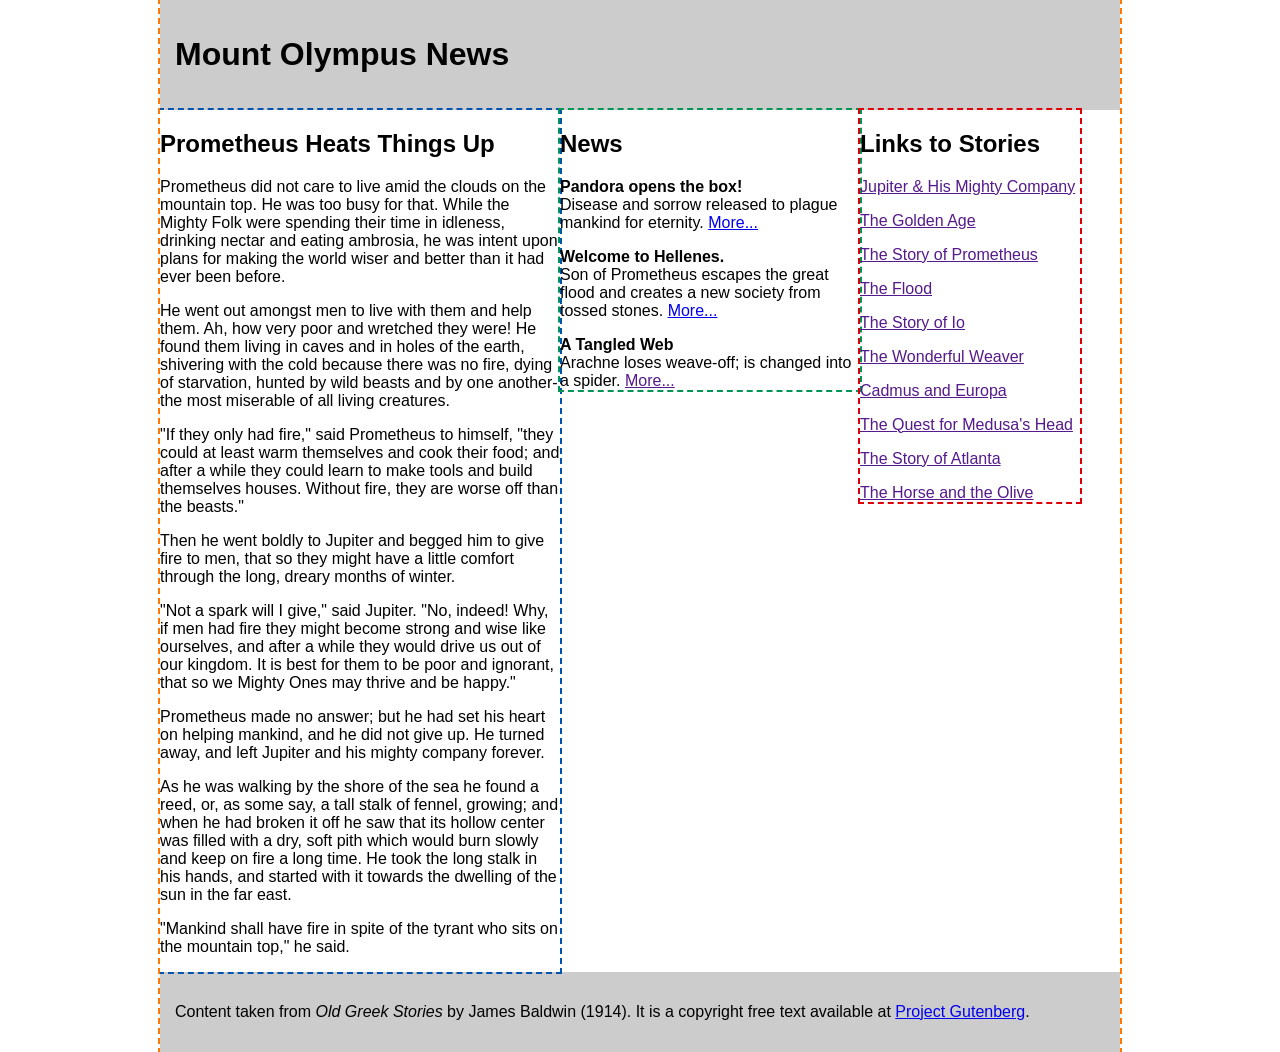
<file: ex07/mountolympus-ex2.html>
<!DOCTYPE html PUBLIC "-//W3C//DTD XHTML 1.0 Strict//EN"   "http://www.w3.org/TR/xhtml1/DTD/xhtml1-strict.dtd"><html xmlns="http://www.w3.org/1999/xhtml" lang="en" xml:lang="en"><head><title>Mount Olympus News</title><style type="text/css">#header {	background-color: #CCC; 	padding: 15px;}#wrapper {	width: 960px;	margin: 0 auto;	outline: #ff7900 2px dashed;}#main {	float: left;	width: 400px;	margin-top: 0; 	margin-left:  ;	margin-right:  ;	outline: 2px dashed #0053ae;	display: inline;}#news {	float: left;	width: 300px;	margin-top: 0;    margin-left:  ;	outline: 2px dashed #009554;	}#links {	float: left;	width: 220px;	margin:  ;	outline: 2px dashed #dd0009;}#footer {	clear: left; /* starts the footer below the floated content */	padding: 15px;	background: #CCC;}body {	font-family: verdana, sans-serif; 	/* font-size: small; */	margin: 0;	padding: 0;}ul {	list-style: none;	margin: 0;	padding: 0;}li {	margin-top: 1em;	}</style></head><body><div id="wrapper"><div id="header">  <h1>Mount Olympus News</h1></div><div id="main">  <h2>Prometheus Heats Things Up</h2>    <p>Prometheus did not care to live amid the clouds on the mountain top. He was too    busy for that. While the Mighty Folk were spending their time in idleness, drinking    nectar and eating ambrosia, he was intent upon plans for making the world wiser and    better than it had ever been before.</p>    <p>He went out amongst men to live with them and help them. Ah, how very poor and wretched they were! He found    them living in caves and in holes of the earth, shivering with the cold because there    was no fire, dying of starvation, hunted by wild beasts and by one another-the most    miserable of all living creatures.</p>    <p>"If they only had fire," said Prometheus to himself, "they could at least warm    themselves and cook their food; and after a while they could learn to make tools and    build themselves houses. Without fire, they are worse off than the beasts."</p>   <p>Then he went boldly to Jupiter and begged him to give fire to men, that so they    might have a little comfort through the long, dreary months of winter.</p>    <p>"Not a spark will I give," said Jupiter. "No, indeed! Why, if men had fire they    might become strong and wise like ourselves, and after a while they would drive us    out of our kingdom. It    is best for them to be poor and ignorant, that so we Mighty Ones may thrive and be    happy."</p>    <p>Prometheus made no answer; but he had set his heart on helping mankind, and he did    not give up. He turned away, and left Jupiter and his mighty company forever.</p>    <p>As he was walking by the shore of the sea he found a reed, or, as some say, a tall    stalk of fennel, growing; and when he had broken it off he saw that its hollow center    was filled with a dry, soft pith which would burn slowly and keep on fire a long    time. He took the long stalk in his hands, and started with it towards the dwelling    of the sun in the far east.</p>    <p>"Mankind shall have fire in spite of the tyrant who sits on the mountain top," he    said.</p>    <!-- <p>He reached the place of the sun in the early morning just as the glowing, golden    orb was rising from the earth and beginning his daily journey through the sky. He    touched the end of the long reed to the flames, and the dry pith caught on fire and    burned slowly. He called some of the shivering men from their caves and built a fire for them,    and showed them how to warm themselves by it and how to build other fires from the    coals. Soon there was a cheerful blaze in every rude home in the land, and men and    women gathered round it and were warm and happy, and thankful to Prometheus for the    wonderful gift which he had brought to them from the sun.</p>    <p>It was not long until they learned to cook their food and so to eat like men    instead of like beasts. They began at once to leave off their wild and savage habits;    and instead of lurking in the dark places of the world, they came out into the open    air and the bright sunlight, and were glad because life had been given to them.</p> -->    </div> <div id="news"><h2>News</h2><ul><li><strong>Pandora opens the box!</strong><br /> Disease and sorrow released to plague mankind for eternity. <a href="foo">More...</a></li><li><strong>Welcome to Hellenes.</strong><br /> Son of Prometheus escapes the great flood and creates a new society from tossed stones. <a href="foo">More...</a></li><li><strong>A Tangled Web</strong><br /> Arachne loses weave-off; is changed into a spider. <a href="">More...</a></li></ul></div><div id="links"><h2>Links to Stories</h2><ul id="stories"><li><a href="">Jupiter & His Mighty Company</a></li><li><a href="">The Golden Age</a></li><li><a href="">The Story of Prometheus</a></li><li><a href="">The Flood</a></li><li><a href="">The Story of Io</a></li><li><a href="">The Wonderful Weaver</a></li><li><a href="">Cadmus and Europa</a></li><li><a href="">The Quest for Medusa's Head</a></li><li><a href="">The Story of Atlanta</a></li><li><a href="">The Horse and the Olive</a></li></ul></div><div id="footer"><p>Content taken from <cite>Old Greek Stories</cite> by James Baldwin (1914). It is a copyright free text available at <a href="http://www.gutenberg.net/1/1/5/8/11582/">Project Gutenberg</a>.</div></div> <!-- end of wrapper div --></body></html>
</file>
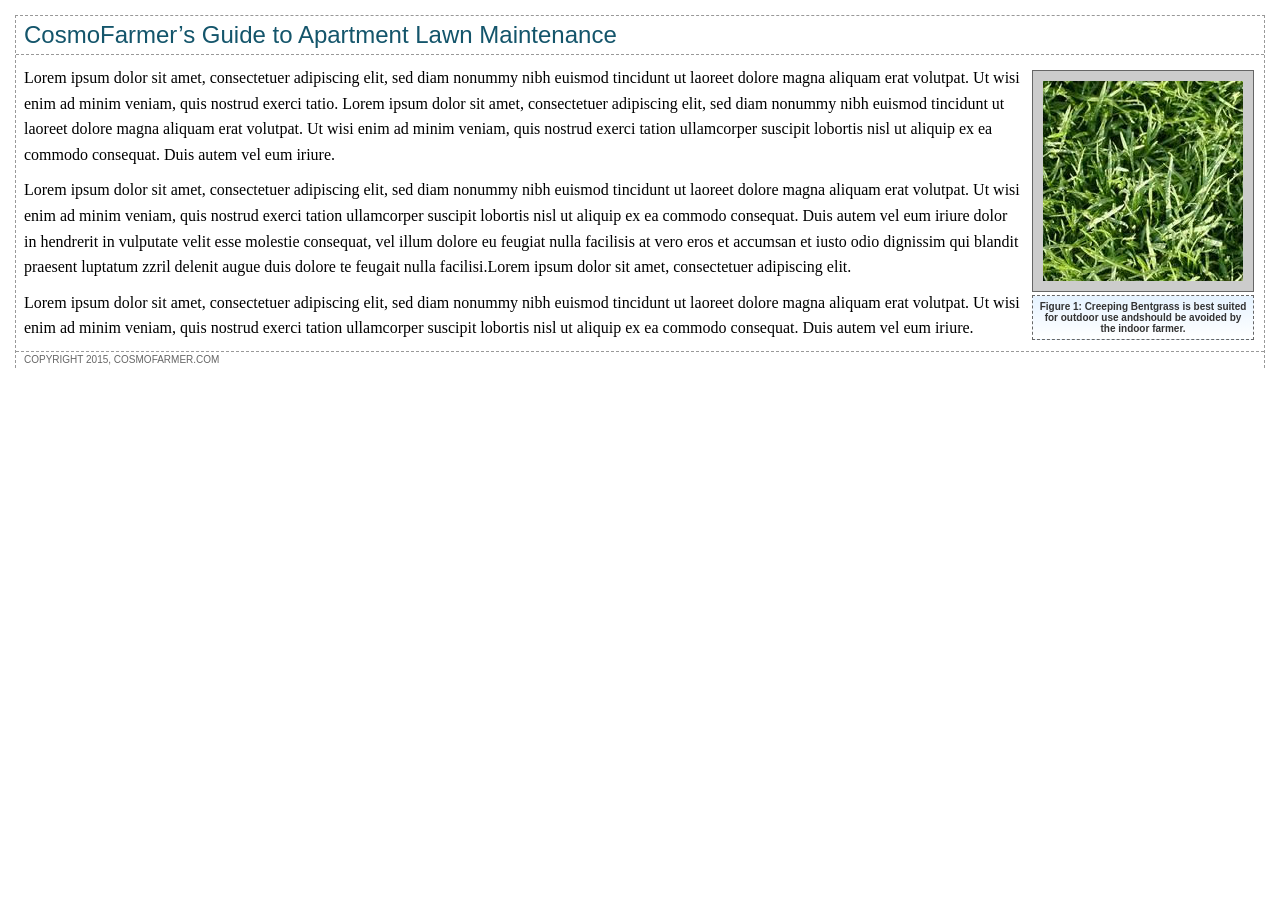
<file: ex07/01_image_ex/image.html>
<!doctype html>
<html>
<head>
<meta charset="ISO-8859-1">
<title>Image</title>
<link href="styles.css" rel="stylesheet">
</head>

<body>
<div class="content">
<h1>CosmoFarmer&#8217;s Guide to Apartment Lawn Maintenance </h1>
<figure>
    <img src="../images/grass.jpg" alt="Creeping Bentgrass" width="200"     height="200">
    <figcaption>Figure 1: Creeping Bentgrass is best suited for outdoor use andshould be avoided by the indoor farmer.</figcaption>
  </figure>
<p>
Lorem ipsum dolor sit amet, consectetuer adipiscing elit, sed diam nonummy nibh euismod tincidunt ut laoreet dolore magna aliquam erat volutpat. Ut wisi enim ad minim veniam, quis nostrud exerci tatio. Lorem ipsum dolor sit amet, consectetuer adipiscing elit, sed diam nonummy nibh euismod tincidunt ut laoreet dolore magna aliquam erat volutpat. Ut wisi enim ad minim veniam, quis nostrud exerci tation ullamcorper suscipit lobortis nisl ut aliquip ex ea commodo consequat. Duis autem vel eum iriure.</p>
<p>Lorem ipsum dolor sit amet, consectetuer adipiscing elit, sed diam nonummy nibh euismod tincidunt ut laoreet dolore magna aliquam erat volutpat. Ut wisi enim ad minim veniam, quis nostrud exerci tation ullamcorper suscipit lobortis nisl ut aliquip ex ea commodo consequat. Duis autem vel eum iriure dolor in hendrerit in vulputate velit esse molestie consequat, vel illum dolore eu feugiat nulla facilisis at vero eros et accumsan et iusto odio dignissim qui blandit praesent luptatum zzril delenit augue duis dolore te feugait nulla facilisi.Lorem ipsum dolor sit amet, consectetuer adipiscing elit.</p>
<p>Lorem ipsum dolor sit amet, consectetuer adipiscing elit, sed diam nonummy nibh euismod tincidunt ut laoreet dolore magna aliquam erat volutpat. Ut wisi enim ad minim veniam, quis nostrud exerci tation ullamcorper suscipit lobortis nisl ut aliquip ex ea commodo consequat. Duis autem vel eum iriure.</p>
<p class="copyright">Copyright 2015, CosmoFarmer.com </p>
</div>
</body>
</html>
</file>
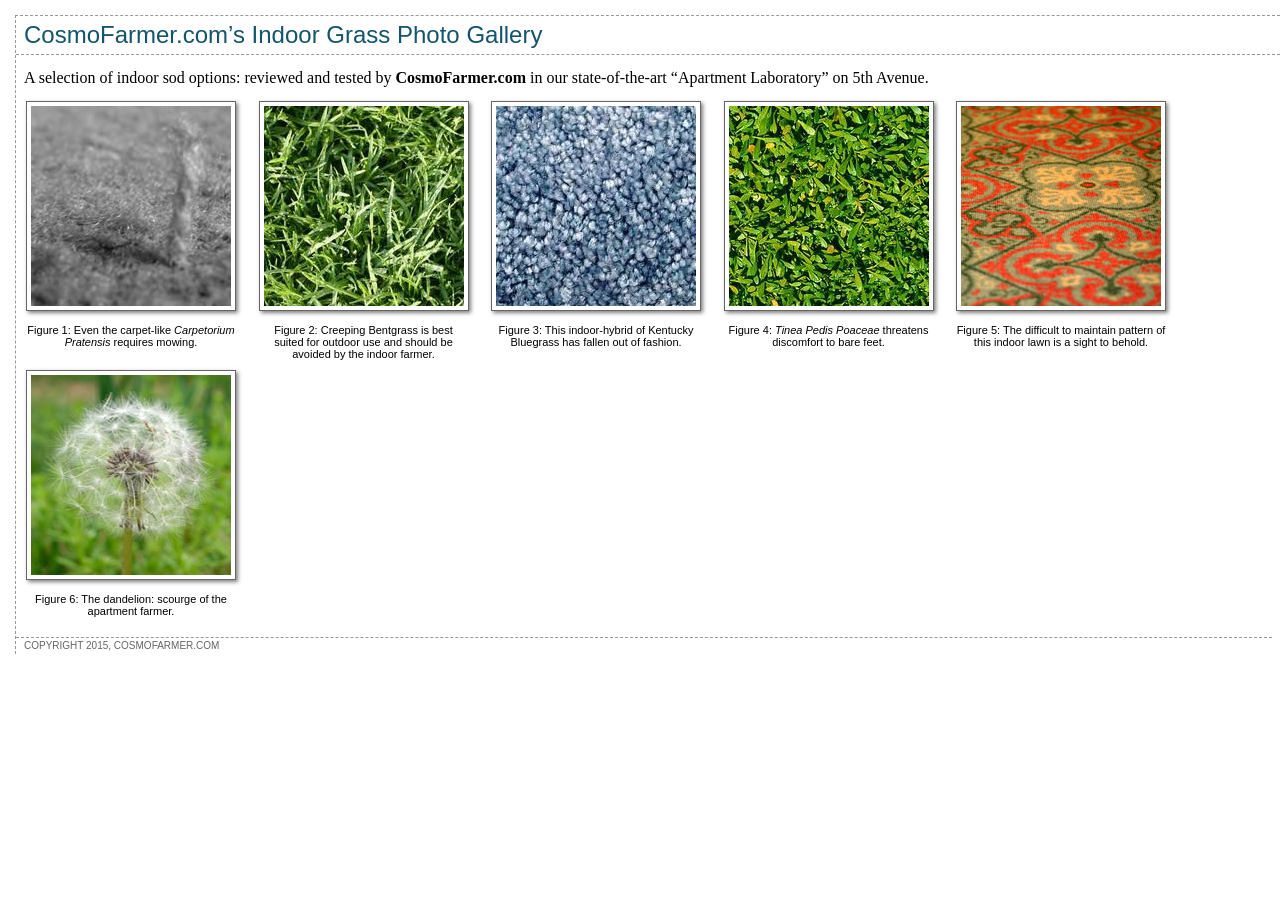
<file: ex07/02_gallery_ex/gallery.html>
<!doctype html>
<html>
<head>
<meta charset="ISO-8859-1">
<title>CosmoFarmer Gallery</title>
<link href="styles.css" rel="stylesheet">
</head>
<body>
<div class="content">
  <h1>CosmoFarmer.com&#8217;s Indoor Grass Photo Gallery </h1>
  <p class="intro">A selection of indoor sod options: reviewed and tested by <strong>CosmoFarmer.com</strong> in our state-of-the-art &#8220;Apartment Laboratory&#8221; on 5th Avenue. </p>
  <div class="gallery">
    <figure>
       <img src="../images/carpet.jpg" alt="Carpet Grass" width="200" height="200">
      <figcaption>Figure 1: Even the carpet-like <em>Carpetorium Pratensis</em> requires mowing.</figcaption>
    </figure>
    <figure>
       <img src="../images/grass.jpg" alt="Bentgrass" width="200" height="200">
      <figcaption>Figure 2: Creeping Bentgrass is best suited for outdoor use and should be avoided by the indoor farmer.</figcaption>
    </figure>
    <figure>
       <img src="../images/bluegrass.jpg" alt="Bluegrass" width="200" height="200">
      <figcaption>Figure 3: This indoor-hybrid of Kentucky Bluegrass has fallen out of fashion. </figcaption>
    </figure>
    <figure>
       <img src="../images/leaves.jpg" alt="Leaves" width="200" height="200">
      <figcaption>Figure 4: <em>Tinea Pedis Poaceae</em> threatens discomfort to bare feet. </figcaption>
    </figure>
    <figure>
       <img src="../images/pattern.jpg" alt="Pattern Grass" width="200" height="200">
      <figcaption>Figure 5: The difficult to maintain pattern of this indoor lawn is a sight to behold. </figcaption>
    </figure>
    <figure>
       <img src="../images/dandelion.jpg" alt="Dandelion" width="200" height="200">
      <figcaption>Figure 6: The dandelion: scourge of the apartment farmer. </figcaption>
    </figure>
  </div>
  <p class="copyright">Copyright 2015, CosmoFarmer.com </p>
</div>
</body>
</html>
</file>
<file: ex06/main.css>
/* reset browser styles */
html, body, div, span, object, iframe, h1, h2, h3, h4, h5, h6, p, blockquote, pre, a, abbr, acronym, address, big, cite, code, del, dfn, em, img, ins, kbd, q, s, samp,small, strike, strong, sub, sup, tt, var, b, u, i, center, dl, dt, dd, ol, ul, li, fieldset, form, label, legend,
table, caption, tbody, tfoot, thead, tr, th, td, article, aside, canvas, details, embed, 
figure, figcaption, footer, header, hgroup, menu, nav, output, ruby, section, summary,
time, mark, audio, video {
  margin: 0;
  padding: 0;
  border: 0;
  font-size: 100%;
  vertical-align: baseline;
}
article, aside, details, figcaption, figure, footer, header, hgroup, menu, nav, section {
  display: block;
}
body {
  line-height: 1.2;
}
ol { 
  padding-left: 1.4em;
  list-style: decimal;
}
ul {
  padding-left: 1.4em;
  list-style: square;
}
table {
  border-collapse: collapse;
  border-spacing: 0;
} 
/* end reset browser styles */
  html {
    background-color: rgb(253,248,171);
  }
  body {
    background-color: rgb(255,255,255);
    border: 3px solid rgb(75,75,75);
    box-shadow: 0 0 15px 5px rgba(44,82,100,.75);
    max-width: 760px;
    margin-top: 20px;
    margin-left: auto;
    margin-right: auto;
    padding: 15px;
  }
  h1 {
    font-size: 2.75em;
    font-family: Georgia, "Times New Roman", Times, serif;
    font-weight: normal;
    text-align: center;
    letter-spacing: 1px;
    color: rgb(133,161,16);
    text-transform: uppercase;
    background-color: rgb(226,235,180);
    padding: 5px 15px 2px 15px;
    margin: 0 -15px 20px -15px;
  }
  h2 {
    font-size: 1.5em;
    font-family: "Arial Narrow", Arial, Helvetica, sans-serif;
    color: rgb(249,107,24);
    border-top: 2px dotted rgb(141,165,22);
    border-bottom: 2px dotted rgb(141,165,22);
    padding-top: 5px;
    padding-bottom: 5px;
    margin: 15px 0 5px 0;
    overflow: hidden;
  }
  .sidebar {
    width: 30%;
    float: right;
    margin: 10px;
    background-color: rgb(250,235,199);
    padding: 10px 20px;
    border: 1px dotted rgb(252,101,18);
    border-top: 20px solid rgb(252,101,18);
    border-radius: 10px;
    box-shadow: 5px 5px 10px rgba(0,0,0,.5);
  }
  .sidebar h2 {
    border: none;
    margin-top: 0;
    padding: 0;
  }
</file>
<file: ex07/03_position_ex/styles.css>
/* reset browser styles */
html, body, div, span, object, iframe, h1, h2, h3, h4, h5, h6, p, blockquote, pre, a, abbr, acronym, address, big, cite, code, del, dfn, em, img, ins, kbd, q, s, samp,small, strike, strong, sub, sup, tt, var, b, u, i, center, dl, dt, dd, ol, ul, li, fieldset, form, label, legend,
table, caption, tbody, tfoot, thead, tr, th, td, article, aside, canvas, details, embed, 
figure, figcaption, footer, header, hgroup, menu, nav, output, ruby, section, summary,
time, mark, audio, video {
	margin: 0;
	padding: 0;
	border: 0;
	font-size: 100%;
	vertical-align: baseline;
}
article, aside, details, figcaption, figure, footer, header, hgroup, menu, nav, section {
	display: block;
}
body {
	line-height: 1.2;
}
ol { 
	padding-left: 1.4em;
	list-style: decimal;
}
ul {
	padding-left: 1.4em;
	list-style: square;
}
table {
	border-collapse: collapse;
	border-spacing: 0;
} 
/* end reset browser styles */

/* web fonts */

@font-face {
    font-family: 'Titillium';
    src: url('fonts/TitilliumText22L001-webfont.eot');
    src: url('fonts/TitilliumText22L001-webfont.eot?#iefix') format('embedded-opentype'),
         url('fonts/TitilliumText22L001-webfont.woff') format('woff'),
         url('fonts/TitilliumText22L001-webfont.ttf') format('truetype'),
         url('fonts/TitilliumText22L001-webfont.svg#TitilliumText22LThin') format('svg');
    font-weight: 100;
    font-style: normal;
}
@font-face {
    font-family: 'Titillium';
    src: url('fonts/TitilliumText22L003-webfont.eot');
    src: url('fonts/TitilliumText22L003-webfont.eot?#iefix') format('embedded-opentype'),
         url('fonts/TitilliumText22L003-webfont.woff') format('woff'),
         url('fonts/TitilliumText22L003-webfont.ttf') format('truetype'),
         url('fonts/TitilliumText22L003-webfont.svg#TitilliumText22LRegular') format('svg');
    font-weight: 400;
    font-style: normal;
}
@font-face {
    font-family: 'Titillium';
    src: url('fonts/TitilliumText22L005-webfont.eot');
    src: url('fonts/TitilliumText22L005-webfont.eot?#iefix') format('embedded-opentype'),
         url('fonts/TitilliumText22L005-webfont.woff') format('woff'),
         url('fonts/TitilliumText22L005-webfont.ttf') format('truetype'),
         url('fonts/TitilliumText22L005-webfont.svg#TitilliumText22LBold') format('svg');
    font-weight: 700;
    font-style: normal;
}
body {
	max-width: 1024px;
	margin: 0 auto;	
}
header h1 {
	font: 700 72px Titillium, Arial, sans-serif;
	color: rgb(232,113,35);
	text-shadow: 0 0 5px white,
	             3px 3px 5px rgba(0,0,0,.5);
}
nav ul {
	margin: 0;
	padding: 0;
	list-style-type: none;	
}
nav li {
	display: inline;	
}
nav a {
	display: inline-block;
	padding: 9px 20px 5px 20px;
	border-radius:20px;
	text-decoration: none;	
	font-family: Titillium, Arial, sans-serif;
	font-weight: 700;
	color: white;
	text-shadow: 2px 2px 4px rgba(0,0,0,1);
	text-transform:uppercase;
	font-size: .9em;
	letter-spacing: .1em;
	background-color: rgb(232,113,35);
	background: -webkit-linear-gradient(top, rgba(232,113,35,1),rgba(232,113,35,.5));
	background: -moz-linear-gradient(top, rgba(232,113,35,1),rgba(232,113,35,.5));
	background: -o-linear-gradient(top, rgba(232,113,35,1),rgba(232,113,35,.5));
	background: linear-gradient(top, rgba(232,113,35,1),rgba(232,113,35,.5));
	border: 1px solid rgb(232,113,35);
	margin-right: 5px;
}
figcaption strong {
	font-weight: 700;
	display: block;
}
footer .copyright {
	font-family: Titillium, Arial, sans-serif;
	font-weight: 700;
	color: white;
	margin: 0 auto;
	max-width: 1024px;
}

/* add tutorial styles here */
</file>
<file: ex06/menustyles.css>
@charset "utf-8";

body {
  font-family: Georgia, serif;
  font-size: 100%;
  line-height: 175%;
  margin: 0 15% 0;
  background-color: #d2dc9d;
}

#header {
  margin-top: 0;
  padding: 3em 1em 2em 1em;
  text-align: center;
  background-color: rgba(255, 255, 255, .5);
}

h1 {
  font: bold 1.5em Georgia, serif;
  text-shadow: .1em .1em .2em gray;
  color: #939;
}

h2 {
  font-size: 1em;
  text-transform: uppercase;
  letter-spacing: .5em;
  text-align: center;
  color: #cc6600;
}

dt {
  font-weight: bold;
}

strong {
  font-style: italic;
}

ul {
	list-style-type: none;
	margin: 0;
	padding: 0;
}

#info p {
  font-style: italic;
}

.price {
  font-family: Georgia, serif;
  font-style: italic;
}

p.warning, sup {
  font-size: small;
}

.label {
  font-weight: bold;
  font-variant: small-caps;
  font-style: normal;
}

h2 + p {
  text-align: center;
  font-style: italic;
}

a {
  text-decoration: none;
}

a:link {
  color: #939;
}

a:visited {
  color: #937393;
}

a:focus {
  color: #c700f2;
  background-color: #fff;
}

a:hover {
  color: #c700f2;
  background-color: #fff;
}

a:active {
  background-color: #fff;
  color: #ff00ff;
}
</file>
<file: ex07/01_image_ex/styles.css>
/* reset browser styles */
html, body, div, span, object, iframe, h1, h2, h3, h4, h5, h6, p, blockquote, pre, a, abbr, acronym, address, big, cite, code, del, dfn, em, img, ins, kbd, q, s, samp,small, strike, strong, sub, sup, tt, var, b, u, i, center, dl, dt, dd, ol, ul, li, fieldset, form, label, legend,
table, caption, tbody, tfoot, thead, tr, th, td, article, aside, canvas, details, embed, 
figure, figcaption, footer, header, hgroup, menu, nav, output, ruby, section, summary,
time, mark, audio, video {
	margin: 0;
	padding: 0;
	border: 0;
	font-size: 100%;
	vertical-align: baseline;
}
article, aside, details, figcaption, figure, footer, header, hgroup, menu, nav, section {
	display: block;
}
body {
	line-height: 1.2;
}
ol { 
	padding-left: 1.4em;
	list-style: decimal;
}
ul {
	padding-left: 1.4em;
	list-style: square;
}
table {
	border-collapse: collapse;
	border-spacing: 0;
} 
/* end reset browser styles */

body {
	font-size: 62.5%;
}

.content {
	margin: 15px;
	border: 1px dashed #999;
	border-bottom: none;
}
h1 {
	font: normal 2.4em Verdana, Arial, Helvetica, sans-serif;
	border-bottom: 1px dashed #999;
	padding: 5px 0 5px 8px;
	color: #14556b;
}
p {
	font: 1.6em/160% Georgia, "Times New Roman", Times, serif;
	margin: 10px 8px;
}
.copyright {
	font-family: Verdana, Arial, Helvetica, sans-serif;
	font-size: 1em;
	text-transform: uppercase;
	color: #666666;
	margin: 0px;
	padding-left: 8px;
	border-top: 1px dashed #999;
	clear: both;
}
/* add your styles below here */
figure {
    float: right;
    width: 222px;
    margin: 15px 10px 5px 10px;
  }
  figure img {
    border: 1px solid #666;
    background-color: #CCC;
    padding: 10px;
  }
  figcaption {
    font: bold 1em/normal Verdana, Arial, Helvetica, sans-serif;
    color: #333;
    text-align: center;
    background-image: linear-gradient(to bottom, #e6f3ff, white);
    border: 1px dashed #666;
    padding: 5px;
  }
</file>
<file: ex07/02_gallery_ex/styles.css>
/* reset browser styles */
html, body, div, span, object, iframe, h1, h2, h3, h4, h5, h6, p, blockquote, pre, a, abbr, acronym, address, big, cite, code, del, dfn, em, img, ins, kbd, q, s, samp,small, strike, strong, sub, sup, tt, var, b, u, i, center, dl, dt, dd, ol, ul, li, fieldset, form, label, legend,
table, caption, tbody, tfoot, thead, tr, th, td, article, aside, canvas, details, embed, 
figure, figcaption, footer, header, hgroup, menu, nav, output, ruby, section, summary,
time, mark, audio, video {
	margin: 0;
	padding: 0;
	border: 0;
	font-size: 100%;
	vertical-align: baseline;
}
article, aside, details, figcaption, figure, footer, header, hgroup, menu, nav, section {
	display: block;
}
body {
	line-height: 1.2;
}
ol { 
	padding-left: 1.4em;
	list-style: decimal;
}
ul {
	padding-left: 1.4em;
	list-style: square;
}
table {
	border-collapse: collapse;
	border-spacing: 0;
} 
/* end reset browser styles */

body {
	font-size: 62.5%;
}
.content {
	margin-left: 15px;
	margin-top: 15px;
	border: 1px dashed #999;
	border-right: none;
	border-bottom: none;
}
p.caption {
	font-size: 1.3em;
	line-height: normal;
	margin-bottom: 15px;
}
.gallery .figure p {
	font-family: Arial, Helvetica, sans-serif;
	font-size: 1.1em;
	text-align: center;
	line-height: normal;
}


h1 {
	font: normal 2.4em Verdana, Arial, Helvetica, sans-serif;
	margin: 0;
	border-bottom: 1px dashed #999;
	padding: 5px 0 5px 8px;
	color: #14556b;
}
p {
	font: 1.6em/160% Georgia, "Times New Roman", Times, serif;
	margin: 10px 8px;
}
.copyright {
	font-family: Verdana, Arial, Helvetica, sans-serif;
	font-size: 1em;
	text-transform: uppercase;
	color: #666666;
	margin-left: 0px;
	padding-left: 8px;
	border-top: 1px dashed #999;
	clear: both;
}
figure {
    display: inline-block;
    vertical-align: top;
    width: 210px;
    margin: 0 10px 10px 10px;
  }
figure img {
    border: 1px solid #666;
    background-color: #FFF;
    padding: 4px;
    box-shadow: 2px 2px 4px rgba(0,0,0,.5);
  }
  figcaption {
    font: 1.1em Arial, Helvetica, sans-serif;
    text-align: center;
    margin: 10px 0 0 0;
  }
</file>
